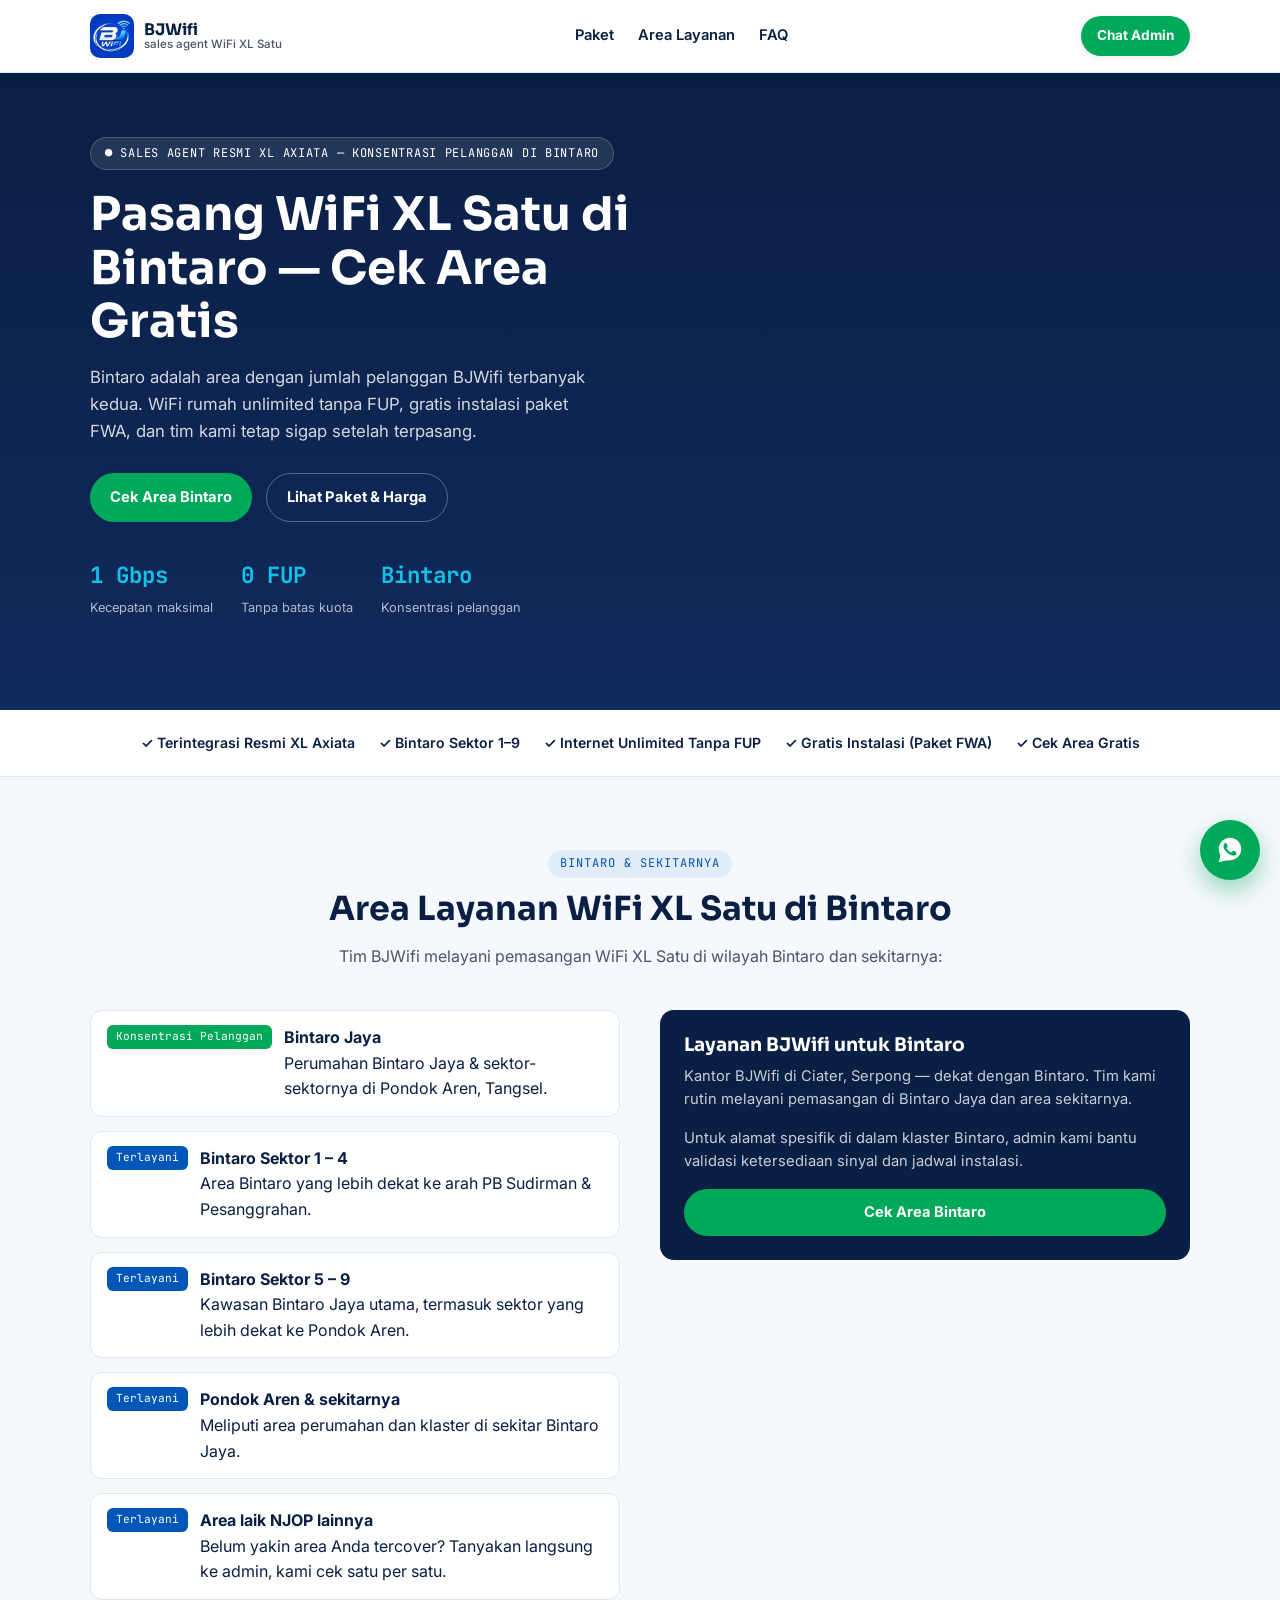
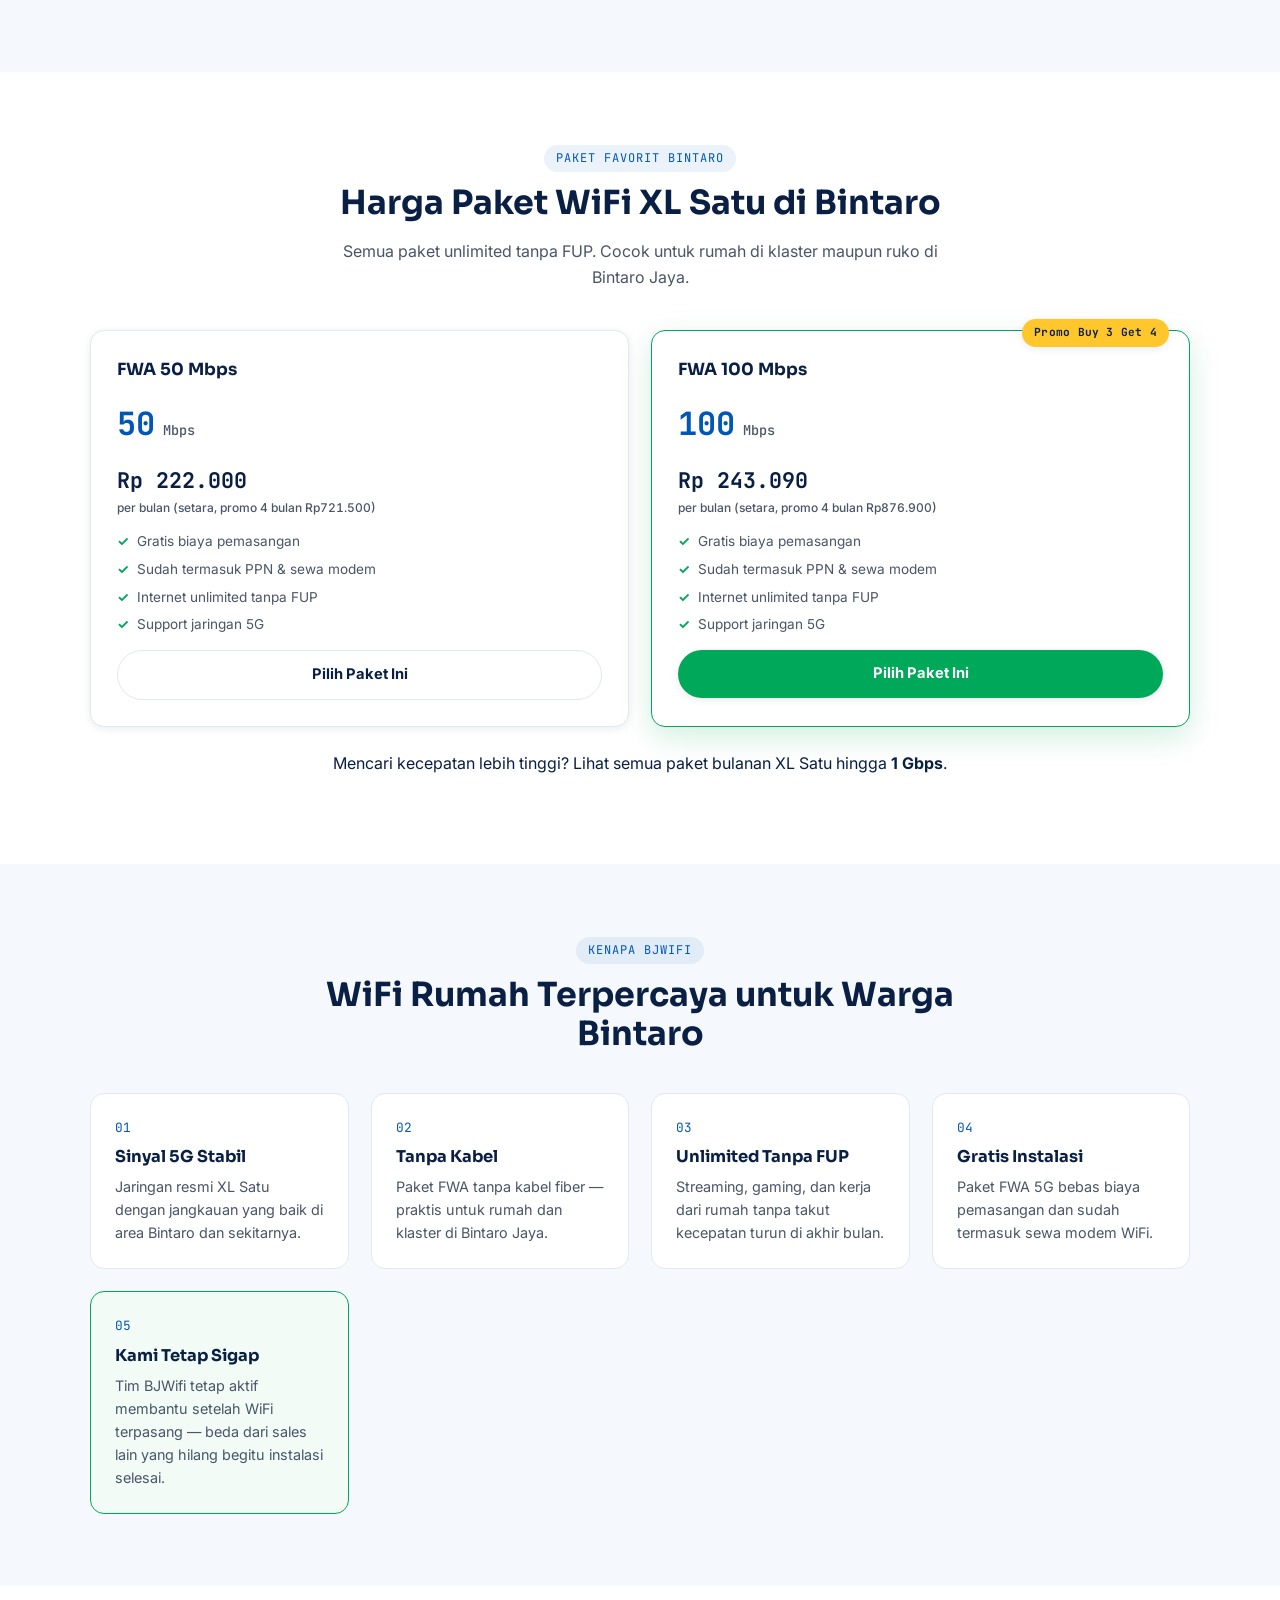
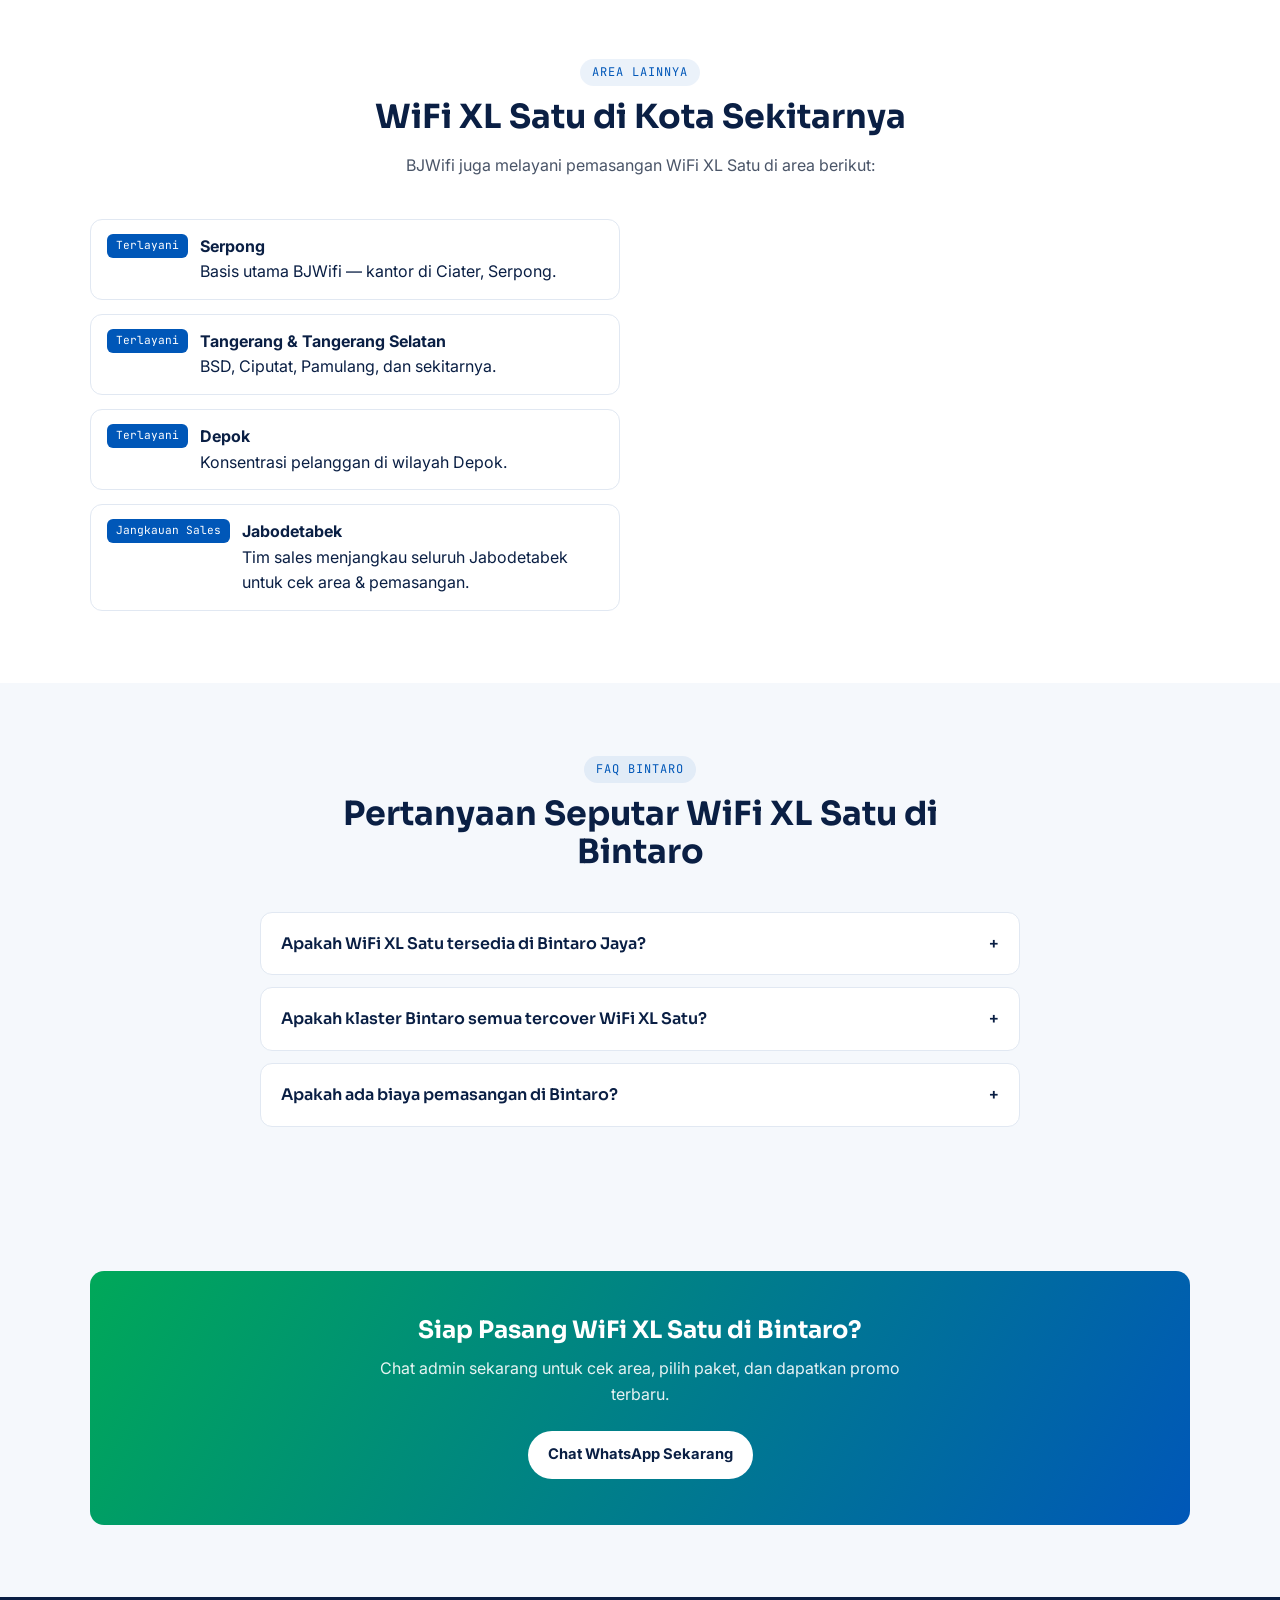
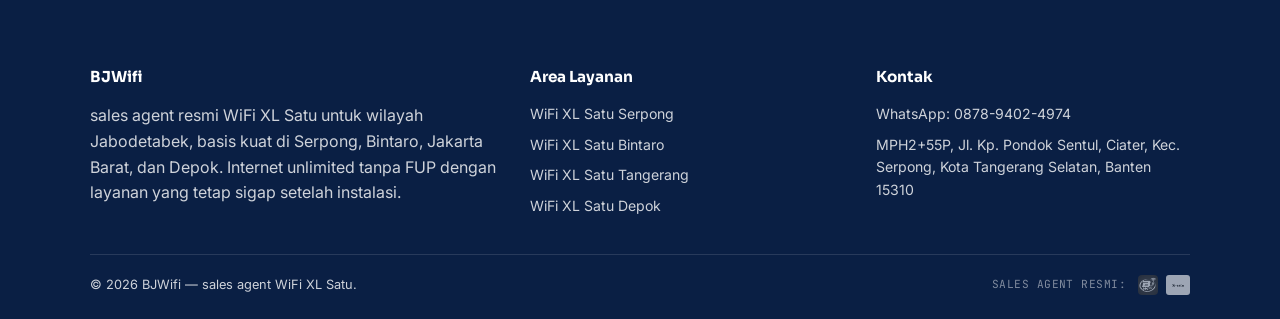
<file: bintaro.html>
<!DOCTYPE html>
<html lang="id">
<head>
<meta charset="UTF-8">
<meta name="viewport" content="width=device-width, initial-scale=1.0, viewport-fit=cover">
<title>Pasang WiFi XL Satu Bintaro | BJWifi Resmi - Cek Area Gratis</title>

<!-- Google Analytics -->
<script async src="https://www.googletagmanager.com/gtag/js?id=G-2GN4KE0QWS"></script>
<script>
    window.dataLayer = window.dataLayer || [];
    function gtag(){dataLayer.push(arguments);}
    gtag('js', new Date());

    gtag('config', 'G-2GN4KE0QWS');
</script>

<!-- PWA / Offline-first -->
<link rel="manifest" href="manifest.webmanifest">
<meta name="theme-color" content="#0A1F44">
<link rel="icon" type="image/png" href="assets/img/icons/favicon.png" sizes="32x32">
<link rel="apple-touch-icon" href="assets/img/icons/apple-touch-icon.png">
<meta name="mobile-web-app-capable" content="yes">
<meta name="apple-mobile-web-app-capable" content="yes">
<meta name="apple-mobile-web-app-status-bar-style" content="black-translucent">
<meta name="apple-mobile-web-app-title" content="BJWifi">
<meta name="description" content="Pasang WiFi XL Satu resmi di Bintaro Jaya, Tangerang Selatan — internet unlimited tanpa FUP, gratis instalasi paket FWA. Fokus pelanggan BJWifi di Sektor 1-9. Cek area gratis.">
<meta name="robots" content="index, follow">
<link rel="canonical" href="https://xlsatu-bjwifi.id/bintaro.html">

<!-- Open Graph -->
<meta property="og:type" content="website">
<meta property="og:title" content="Pasang WiFi XL Satu Bintaro | BJWifi Resmi">
<meta property="og:description" content="Sales agent resmi WiFi XL Satu di Bintaro & Bintaro Jaya. Unlimited tanpa FUP, gratis instalasi paket FWA. Cek area gratis sekarang.">
<meta property="og:url" content="https://xlsatu-bjwifi.id/bintaro.html">
<meta property="og:image" content="https://xlsatu-bjwifi.id/assets/img/produk/fwa-5g.webp">
<meta property="og:locale" content="id_ID">
<meta name="twitter:card" content="summary_large_image">

<link rel="preconnect" href="https://fonts.googleapis.com">
<link rel="preconnect" href="https://fonts.gstatic.com" crossorigin>
<link href="https://fonts.googleapis.com/css2?family=Sora:wght@600;700;800&family=Inter:wght@400;500;600;700&family=JetBrains+Mono:wght@500;700&display=swap" rel="stylesheet">
<link rel="stylesheet" href="assets/css/style.css">

<!-- JSON-LD: LocalBusiness -->
<script type="application/ld+json">
{
  "@context": "https://schema.org",
  "@type": "LocalBusiness",
  "name": "BJWifi - WiFi XL Satu Bintaro",
  "image": "https://xlsatu-bjwifi.id/assets/img/produk/fwa-5g.webp",
  "telephone": "+6287894024974",
  "priceRange": "Rp222.000 - Rp999.000",
  "address": {
    "@type": "PostalAddress",
    "streetAddress": "Jl. Kp. Pondok Sentul, Ciater, Kec. Serpong",
    "addressLocality": "Kota Tangerang Selatan",
    "addressRegion": "Banten",
    "postalCode": "15310",
    "addressCountry": "ID"
  },
  "areaServed": ["Bintaro", "Bintaro Jaya", "Bintaro Sektor 1", "Bintaro Sektor 2", "Bintaro Sektor 3", "Bintaro Sektor 4", "Bintaro Sektor 5", "Bintaro Sektor 6", "Bintaro Sektor 7", "Bintaro Sektor 8", "Bintaro Sektor 9", "Pondok Aren", "Pesanggrahan"],
  "url": "https://xlsatu-bjwifi.id/bintaro.html"
}
</script>

<!-- JSON-LD: FAQPage -->
<script type="application/ld+json">
{
  "@context": "https://schema.org",
  "@type": "FAQPage",
  "mainEntity": [
    {
      "@type": "Question",
      "name": "Apakah WiFi XL Satu tersedia di Bintaro?",
      "acceptedAnswer": { "@type": "Answer", "text": "Ya. Bintaro adalah salah satu area dengan konsentrasi pelanggan BJWifi terbanyak — termasuk Bintaro Jaya, Sektor 1–9, Pondok Aren, dan sekitarnya." }
    },
    {
      "@type": "Question",
      "name": "Berapa biaya pasang WiFi XL Satu di Bintaro?",
      "acceptedAnswer": { "@type": "Answer", "text": "Untuk paket FWA 5G, biaya pemasangan gratis dan sudah termasuk sewa modem WiFi. Harga mulai Rp222.000/bulan untuk paket FWA 50 Mbps." }
    },
    {
      "@type": "Question",
      "name": "Apakah sinyal WiFi XL Satu kuat di cluster Bintaro?",
      "acceptedAnswer": { "@type": "Answer", "text": "Area Bintaro masuk wilayah layanan resmi XL Satu dengan jangkauan sinyal yang baik. Untuk validasi alamat spesifik, admin BJWifi membantu cek gratis." }
    }
  ]
}
</script>
</head>
<body>
<a href="index.html#paket" class="skip-link">Langsung ke pilihan paket</a>

<header class="site-header">
  <div class="container header-inner">
    <a href="index.html" class="brand">
      <img class="brand-img" src="assets/img/bjwifi-nav.png" alt="BJWifi - sales agent WiFi XL Satu" width="44" height="44">
      <span class="brand-text">BJWifi<small>sales agent WiFi XL Satu</small></span>
    </a>
    <nav class="main-nav" id="mainNav" aria-label="Navigasi utama">
      <button type="button" class="nav-close" id="navClose" aria-label="Tutup menu">✕</button>
      <a href="index.html#paket">Paket</a>
      <a href="index.html#area">Area Layanan</a>
      <a href="index.html#faq">FAQ</a>
      <a class="btn btn-primary btn-sm nav-cta" href="https://wa.me/6287894024974?text=Halo%20Admin%20BJWifi%2C%20saya%20mau%20pasang%20WiFi%20XL%20Satu%20di%20Bintaro%2C%20bisa%20cek%20area%20saya%3F%20Alamat%3A%20" target="_blank" rel="noopener">Chat Admin</a>
    </nav>
    <a class="btn btn-primary btn-sm header-cta" href="https://wa.me/6287894024974?text=Halo%20Admin%20BJWifi%2C%20saya%20mau%20pasang%20WiFi%20XL%20Satu%20di%20Bintaro%2C%20bisa%20cek%20area%20saya%3F%20Alamat%3A%20" target="_blank" rel="noopener">Chat Admin</a>
    <button type="button" class="nav-toggle" id="navToggle" aria-expanded="false" aria-controls="mainNav" aria-label="Buka menu navigasi">
      <span></span><span></span><span></span>
    </button>
  </div>
  <div class="nav-backdrop" id="navBackdrop"></div>
</header>

<main id="top">

  <section class="hero">
    <div class="container hero-grid">
      <div>
        <span class="hero-badge">● sales agent Resmi XL Axiata — Konsentrasi Pelanggan di Bintaro</span>
        <h1>Pasang WiFi XL Satu di Bintaro — Cek Area Gratis</h1>
        <p class="lead">Bintaro adalah area dengan jumlah pelanggan BJWifi terbanyak kedua. WiFi rumah unlimited tanpa FUP, gratis instalasi paket FWA, dan tim kami tetap sigap setelah terpasang.</p>
        <div class="hero-cta">
          <a class="btn btn-primary" href="https://wa.me/6287894024974?text=Halo%20Admin%2C%20saya%20mau%20cek%20apakah%20alamat%20saya%20tercover%20WiFi%20XL%20Satu%20di%20Bintaro.%20Alamat%20saya%3A%20" target="_blank" rel="noopener">Cek Area Bintaro</a>
          <a class="btn btn-ghost" style="color:#fff; border-color:rgba(255,255,255,.3)" href="index.html#paket">Lihat Paket &amp; Harga</a>
        </div>
        <div class="hero-stats">
          <div class="hero-stat"><b class="readout">1 Gbps</b><span>Kecepatan maksimal</span></div>
          <div class="hero-stat"><b class="readout">0 FUP</b><span>Tanpa batas kuota</span></div>
          <div class="hero-stat"><b class="readout">Bintaro</b><span>Konsentrasi pelanggan</span></div>
        </div>
      </div>
    </div>
  </section>

  <div class="trust-bar">
    <div class="container trust-inner">
      <div class="trust-item">✓ Terintegrasi Resmi XL Axiata</div>
      <div class="trust-item">✓ Bintaro Sektor 1–9</div>
      <div class="trust-item">✓ Internet Unlimited Tanpa FUP</div>
      <div class="trust-item">✓ Gratis Instalasi (Paket FWA)</div>
      <div class="trust-item">✓ Cek Area Gratis</div>
    </div>
  </div>

  <section class="section" id="area-layanan">
    <div class="container">
      <div class="section-head">
        <span class="eyebrow">Bintaro &amp; Sekitarnya</span>
        <h2>Area Layanan WiFi XL Satu di Bintaro</h2>
        <p>Tim BJWifi melayani pemasangan WiFi XL Satu di wilayah Bintaro dan sekitarnya:</p>
      </div>
      <div class="coverage-wrap">
        <ul class="coverage-list">
          <li><span class="coverage-tag tag-primary">Konsentrasi Pelanggan</span> <div><strong>Bintaro Jaya</strong><br>Perumahan Bintaro Jaya &amp; sektor-sektornya di Pondok Aren, Tangsel.</div></li>
          <li><span class="coverage-tag tag-expand">Terlayani</span> <div><strong>Bintaro Sektor 1 – 4</strong><br>Area Bintaro yang lebih dekat ke arah PB Sudirman &amp; Pesanggrahan.</div></li>
          <li><span class="coverage-tag tag-expand">Terlayani</span> <div><strong>Bintaro Sektor 5 – 9</strong><br>Kawasan Bintaro Jaya utama, termasuk sektor yang lebih dekat ke Pondok Aren.</div></li>
          <li><span class="coverage-tag tag-expand">Terlayani</span> <div><strong>Pondok Aren &amp; sekitarnya</strong><br>Meliputi area perumahan dan klaster di sekitar Bintaro Jaya.</div></li>
          <li><span class="coverage-tag tag-expand">Terlayani</span> <div><strong>Area laik NJOP lainnya</strong><br>Belum yakin area Anda tercover? Tanyakan langsung ke admin, kami cek satu per satu.</div></li>
        </ul>
        <div class="office-card">
          <h3>Layanan BJWifi untuk Bintaro</h3>
          <p>Kantor BJWifi di Ciater, Serpong — dekat dengan Bintaro. Tim kami rutin melayani pemasangan di Bintaro Jaya dan area sekitarnya.</p>
          <p>Untuk alamat spesifik di dalam klaster Bintaro, admin kami bantu validasi ketersediaan sinyal dan jadwal instalasi.</p>
          <a class="btn btn-primary btn-block" href="https://wa.me/6287894024974?text=Halo%20Admin%2C%20saya%20mau%20cek%20apakah%20alamat%20saya%20tercover%20WiFi%20XL%20Satu%20di%20Bintaro.%20Alamat%20saya%3A%20" target="_blank" rel="noopener">Cek Area Bintaro</a>
        </div>
      </div>
    </div>
  </section>

  <section class="section" style="background:#fff" id="paket">
    <div class="container">
      <div class="section-head">
        <span class="eyebrow">Paket Favorit Bintaro</span>
        <h2>Harga Paket WiFi XL Satu di Bintaro</h2>
        <p>Semua paket unlimited tanpa FUP. Cocok untuk rumah di klaster maupun ruko di Bintaro Jaya.</p>
      </div>
      <div class="pkg-grid">
        <article class="pkg-card">
          <span class="pkg-name">FWA 50 Mbps</span>
          <div class="pkg-speed readout">50<small> Mbps</small></div>
          <div class="pkg-price readout">Rp 222.000<small>per bulan (setara, promo 4 bulan Rp721.500)</small></div>
          <ul class="pkg-list">
            <li>Gratis biaya pemasangan</li>
            <li>Sudah termasuk PPN & sewa modem</li>
            <li>Internet unlimited tanpa FUP</li>
            <li>Support jaringan 5G</li>
          </ul>
          <a class="btn btn-ghost btn-block" href="https://wa.me/6287894024974?text=Halo%20Admin%2C%20bisa%20tau%20lebih%20lanjut%20paket%20FWA%2050%20Mbps%20untuk%20area%20Bintaro%3F" target="_blank" rel="noopener">Pilih Paket Ini</a>
        </article>
        <article class="pkg-card featured">
          <span class="badge">Promo Buy 3 Get 4</span>
          <span class="pkg-name">FWA 100 Mbps</span>
          <div class="pkg-speed readout">100<small> Mbps</small></div>
          <div class="pkg-price readout">Rp 243.090<small>per bulan (setara, promo 4 bulan Rp876.900)</small></div>
          <ul class="pkg-list">
            <li>Gratis biaya pemasangan</li>
            <li>Sudah termasuk PPN & sewa modem</li>
            <li>Internet unlimited tanpa FUP</li>
            <li>Support jaringan 5G</li>
          </ul>
          <a class="btn btn-primary btn-block" href="https://wa.me/6287894024974?text=Halo%20Admin%2C%20bisa%20tau%20lebih%20lanjut%20paket%20FWA%20100%20Mbps%20untuk%20area%20Bintaro%3F" target="_blank" rel="noopener">Pilih Paket Ini</a>
        </article>
      </div>
      <p style="text-align:center;margin-top:1.5rem">Mencari kecepatan lebih tinggi? <a href="index.html#paket-bulanan">Lihat semua paket bulanan XL Satu</a> hingga <strong>1 Gbps</strong>.</p>
    </div>
  </section>

  <section class="section" id="kenapa-bintaro">
    <div class="container">
      <div class="section-head">
        <span class="eyebrow">Kenapa BJWifi</span>
        <h2>WiFi Rumah Terpercaya untuk Warga Bintaro</h2>
      </div>
      <div class="why-grid">
        <div class="why-card">
          <span class="why-num readout">01</span>
          <h3>Sinyal 5G Stabil</h3>
          <p>Jaringan resmi XL Satu dengan jangkauan yang baik di area Bintaro dan sekitarnya.</p>
        </div>
        <div class="why-card">
          <span class="why-num readout">02</span>
          <h3>Tanpa Kabel</h3>
          <p>Paket FWA tanpa kabel fiber — praktis untuk rumah dan klaster di Bintaro Jaya.</p>
        </div>
        <div class="why-card">
          <span class="why-num readout">03</span>
          <h3>Unlimited Tanpa FUP</h3>
          <p>Streaming, gaming, dan kerja dari rumah tanpa takut kecepatan turun di akhir bulan.</p>
        </div>
        <div class="why-card">
          <span class="why-num readout">04</span>
          <h3>Gratis Instalasi</h3>
          <p>Paket FWA 5G bebas biaya pemasangan dan sudah termasuk sewa modem WiFi.</p>
        </div>
        <div class="why-card highlight">
          <span class="why-num readout">05</span>
          <h3>Kami Tetap Sigap</h3>
          <p>Tim BJWifi tetap aktif membantu setelah WiFi terpasang — beda dari sales lain yang hilang begitu instalasi selesai.</p>
        </div>
      </div>
    </div>
  </section>

  <section class="section" style="background:#fff" id="area-lain">
    <div class="container">
      <div class="section-head">
        <span class="eyebrow">Area Lainnya</span>
        <h2>WiFi XL Satu di Kota Sekitarnya</h2>
        <p>BJWifi juga melayani pemasangan WiFi XL Satu di area berikut:</p>
      </div>
      <div class="coverage-wrap">
        <ul class="coverage-list">
          <li><span class="coverage-tag tag-expand">Terlayani</span> <div><strong><a href="serpong.html">Serpong</a></strong><br>Basis utama BJWifi — kantor di Ciater, Serpong.</div></li>
          <li><span class="coverage-tag tag-expand">Terlayani</span> <div><strong><a href="tangerang.html">Tangerang &amp; Tangerang Selatan</a></strong><br>BSD, Ciputat, Pamulang, dan sekitarnya.</div></li>
          <li><span class="coverage-tag tag-expand">Terlayani</span> <div><strong><a href="depok.html">Depok</a></strong><br>Konsentrasi pelanggan di wilayah Depok.</div></li>
          <li><span class="coverage-tag tag-expand">Jangkauan Sales</span> <div><strong><a href="index.html">Jabodetabek</a></strong><br>Tim sales menjangkau seluruh Jabodetabek untuk cek area &amp; pemasangan.</div></li>
        </ul>
      </div>
    </div>
  </section>

  <section class="section" id="faq">
    <div class="container">
      <div class="section-head">
        <span class="eyebrow">FAQ Bintaro</span>
        <h2>Pertanyaan Seputar WiFi XL Satu di Bintaro</h2>
      </div>
      <div class="faq-list">
        <details class="faq-item">
          <summary class="faq-q">Apakah WiFi XL Satu tersedia di Bintaro Jaya? <span class="icon">+</span></summary>
          <div class="faq-a">Ya. Bintaro termasuk area dengan jumlah pelanggan BJWifi terbanyak, termasuk Bintaro Jaya dan Sektor 1–9.</div>
        </details>
        <details class="faq-item">
          <summary class="faq-q">Apakah klaster Bintaro semua tercover WiFi XL Satu? <span class="icon">+</span></summary>
          <div class="faq-a">Sebagian besar klaster Bintaro terbukti tercover. Untuk alamat spesifik, admin BJWifi membantu cek gratis sebelum pemasangan.</div>
        </details>
        <details class="faq-item">
          <summary class="faq-q">Apakah ada biaya pemasangan di Bintaro? <span class="icon">+</span></summary>
          <div class="faq-a">Untuk paket FWA 5G, biaya instalasi gratis dan termasuk sewa modem WiFi. Untuk paket lainnya, tanyakan promo terbaru ke admin.</div>
        </details>
      </div>
    </div>
  </section>

  <section class="section">
    <div class="container">
      <div class="final-cta">
        <h2>Siap Pasang WiFi XL Satu di Bintaro?</h2>
        <p>Chat admin sekarang untuk cek area, pilih paket, dan dapatkan promo terbaru.</p>
        <a class="btn" style="background:#fff; color:var(--navy);" href="https://wa.me/6287894024974?text=Halo%20Admin%20BJWifi%2C%20saya%20mau%20pasang%20WiFi%20XL%20Satu%20di%20Bintaro" target="_blank" rel="noopener">Chat WhatsApp Sekarang</a>
      </div>
    </div>
  </section>

</main>

<footer class="site-footer">
  <div class="container">
    <div class="footer-grid">
      <div>
        <h4>BJWifi</h4>
        <p>sales agent resmi WiFi XL Satu untuk wilayah Jabodetabek, basis kuat di Serpong, Bintaro, Jakarta Barat, dan Depok. Internet unlimited tanpa FUP dengan layanan yang tetap sigap setelah instalasi.</p>
      </div>
      <div>
        <h4>Area Layanan</h4>
        <ul>
          <li><a href="serpong.html">WiFi XL Satu Serpong</a></li>
          <li><a href="bintaro.html">WiFi XL Satu Bintaro</a></li>
          <li><a href="tangerang.html">WiFi XL Satu Tangerang</a></li>
          <li><a href="depok.html">WiFi XL Satu Depok</a></li>
        </ul>
      </div>
      <div>
        <h4>Kontak</h4>
        <ul>
          <li>WhatsApp: <a href="https://wa.me/6287894024974" target="_blank" rel="noopener">0878-9402-4974</a></li>
          <li>MPH2+55P, Jl. Kp. Pondok Sentul, Ciater, Kec. Serpong, Kota Tangerang Selatan, Banten 15310</li>
        </ul>
      </div>
    </div>
    <div class="footer-bottom">
      <span>© 2026 BJWifi — sales agent WiFi XL Satu.</span>
      <div class="copyright-logos">
        <span class="copyright-label">sales agent Resmi:</span>
        <img src="assets/img/bjwifi.jpeg" alt="BJWifi" class="copyright-logo">
        <img src="assets/img/xlsatu.jpeg" alt="XL Satu" class="copyright-logo copyright-logo--xl">
      </div>
    </div>
  </div>
</footer>

<a class="fab-wa" href="https://wa.me/6287894024974?text=Halo%20Admin%20BJWifi%2C%20saya%20mau%20tanya-tanya%20tentang%20WiFi%20XL%20Satu" target="_blank" rel="noopener" aria-label="Chat WhatsApp BJWifi">
  <svg viewBox="0 0 32 32" width="30" height="30" aria-hidden="true" focusable="false">
    <path fill="currentColor" d="M16.004 3C9.377 3 4 8.373 4 15c0 2.373.66 4.59 1.81 6.48L4 29l7.72-1.77A11.93 11.93 0 0 0 16.004 27C22.63 27 28 21.627 28 15S22.63 3 16.004 3Zm7.02 17.14c-.29.82-1.44 1.5-2.36 1.7-.63.13-1.45.24-4.21-.9-3.54-1.47-5.82-5.06-6-5.3-.18-.24-1.44-1.92-1.44-3.67 0-1.75.9-2.6 1.23-2.96.29-.32.63-.4.84-.4.21 0 .42.002.6.01.2.01.46-.08.72.55.29.7.98 2.4 1.06 2.58.08.18.14.39.03.63-.11.24-.17.39-.34.6-.17.2-.35.45-.5.6-.17.17-.35.36-.15.7.2.34.9 1.48 1.93 2.4 1.33 1.18 2.44 1.55 2.79 1.72.35.17.55.15.75-.09.2-.24.85-.99 1.08-1.33.23-.34.46-.28.77-.17.31.11 1.98.94 2.32 1.11.34.17.56.26.64.4.08.15.08.86-.22 1.68Z"/>
  </svg>
</a>

<script src="assets/js/main.js" defer></script>
</body>
</html>
</file>
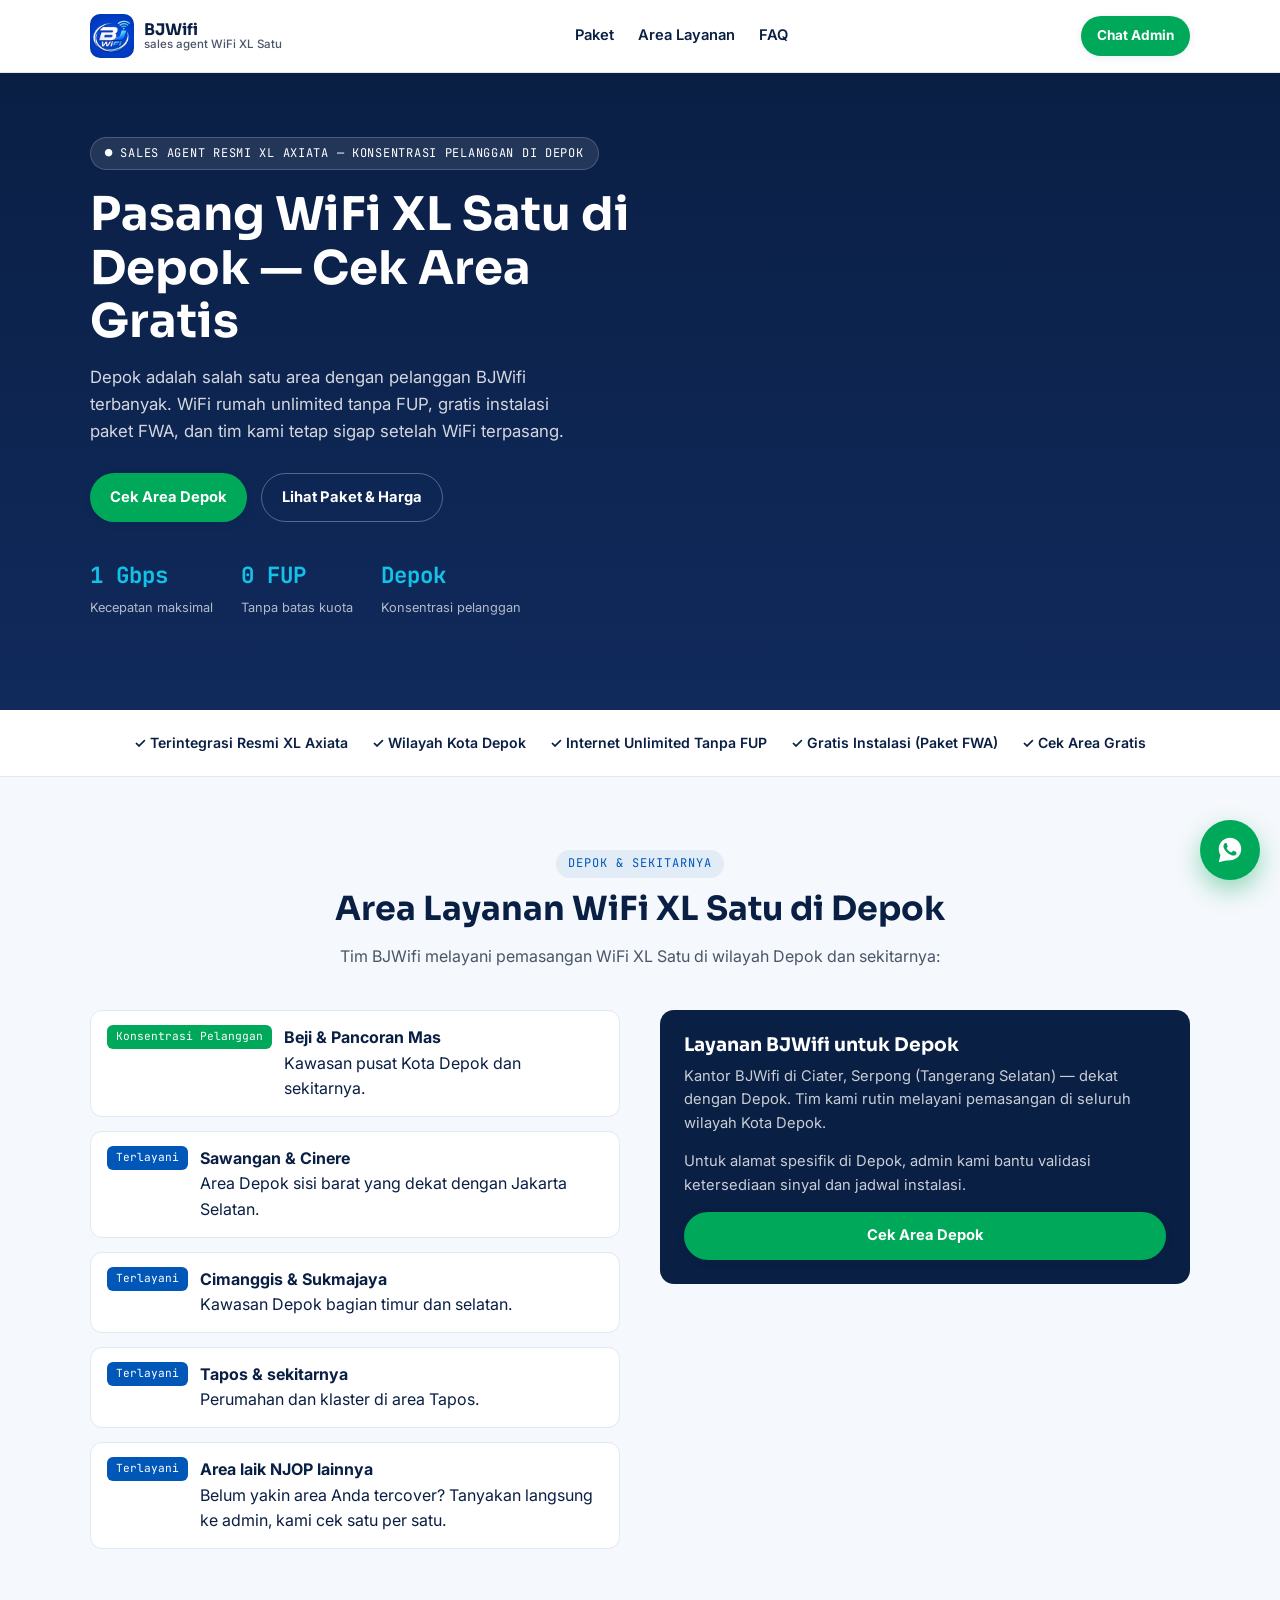
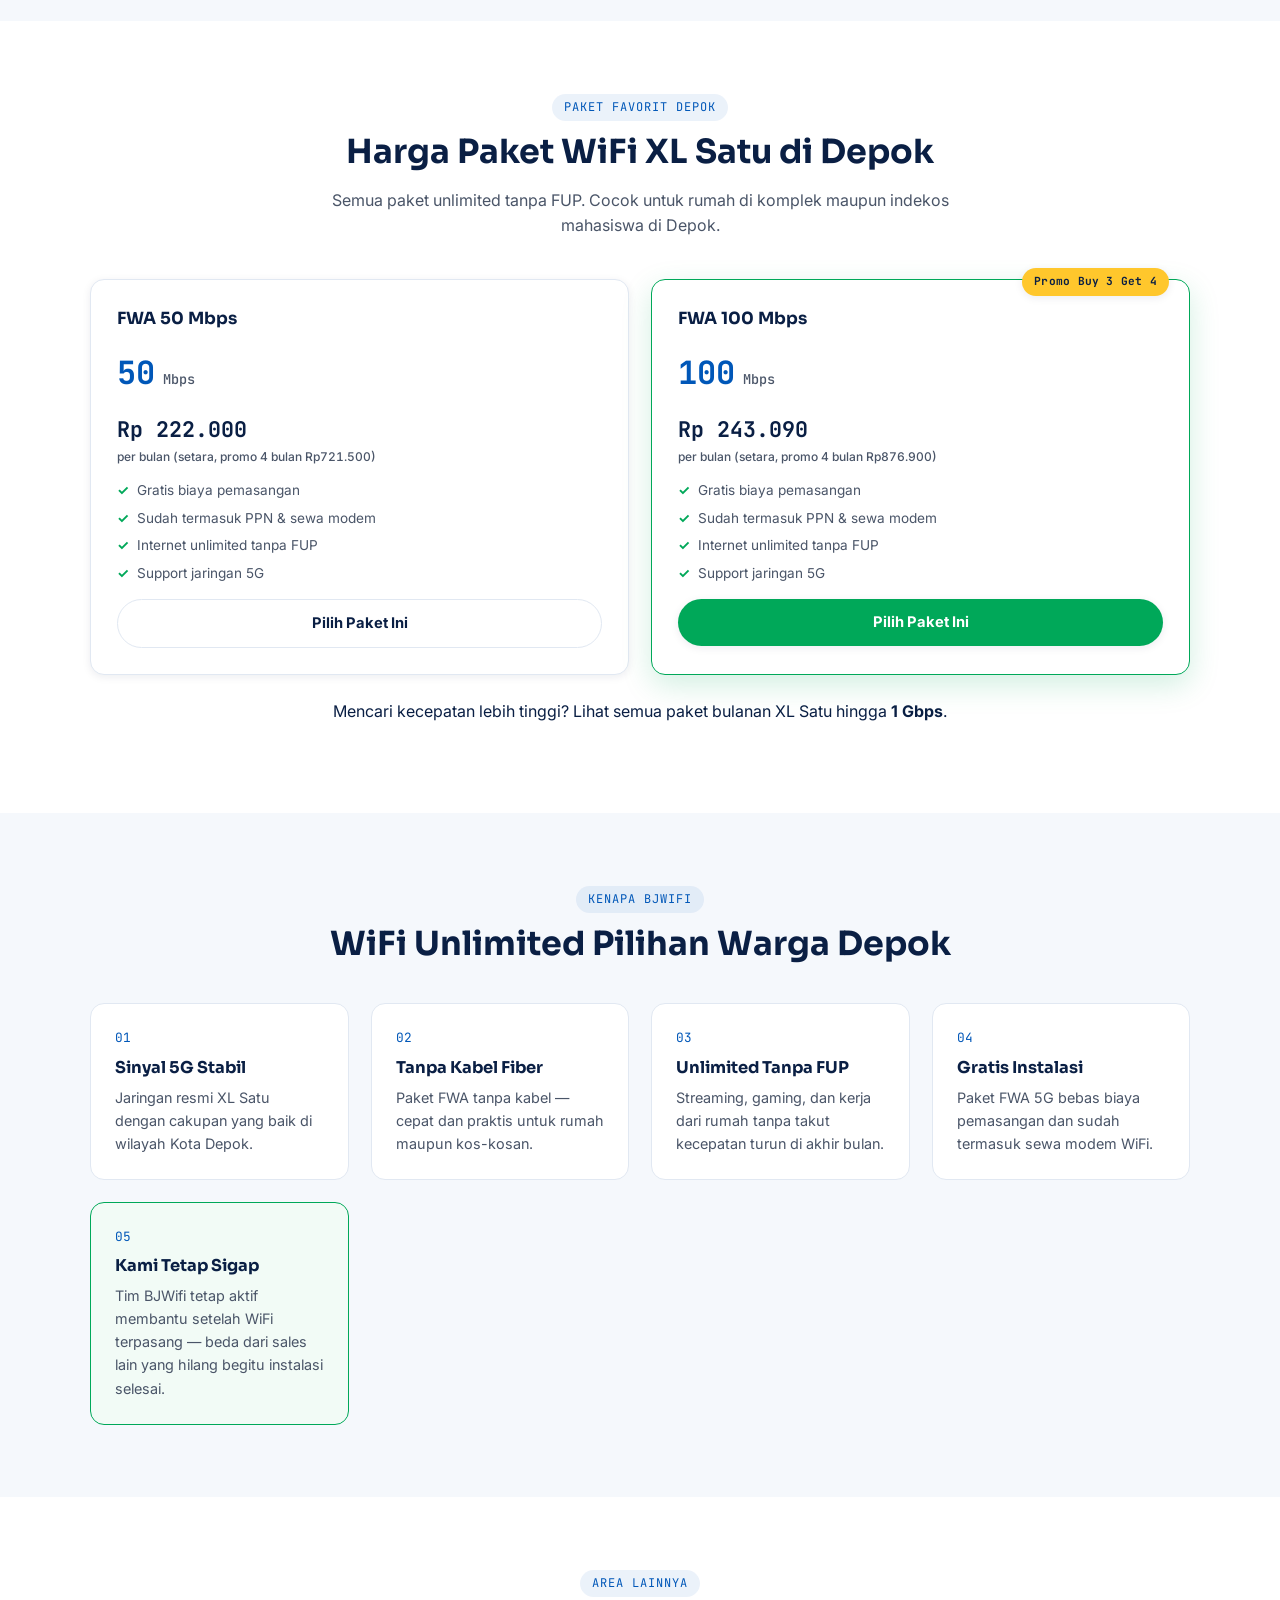
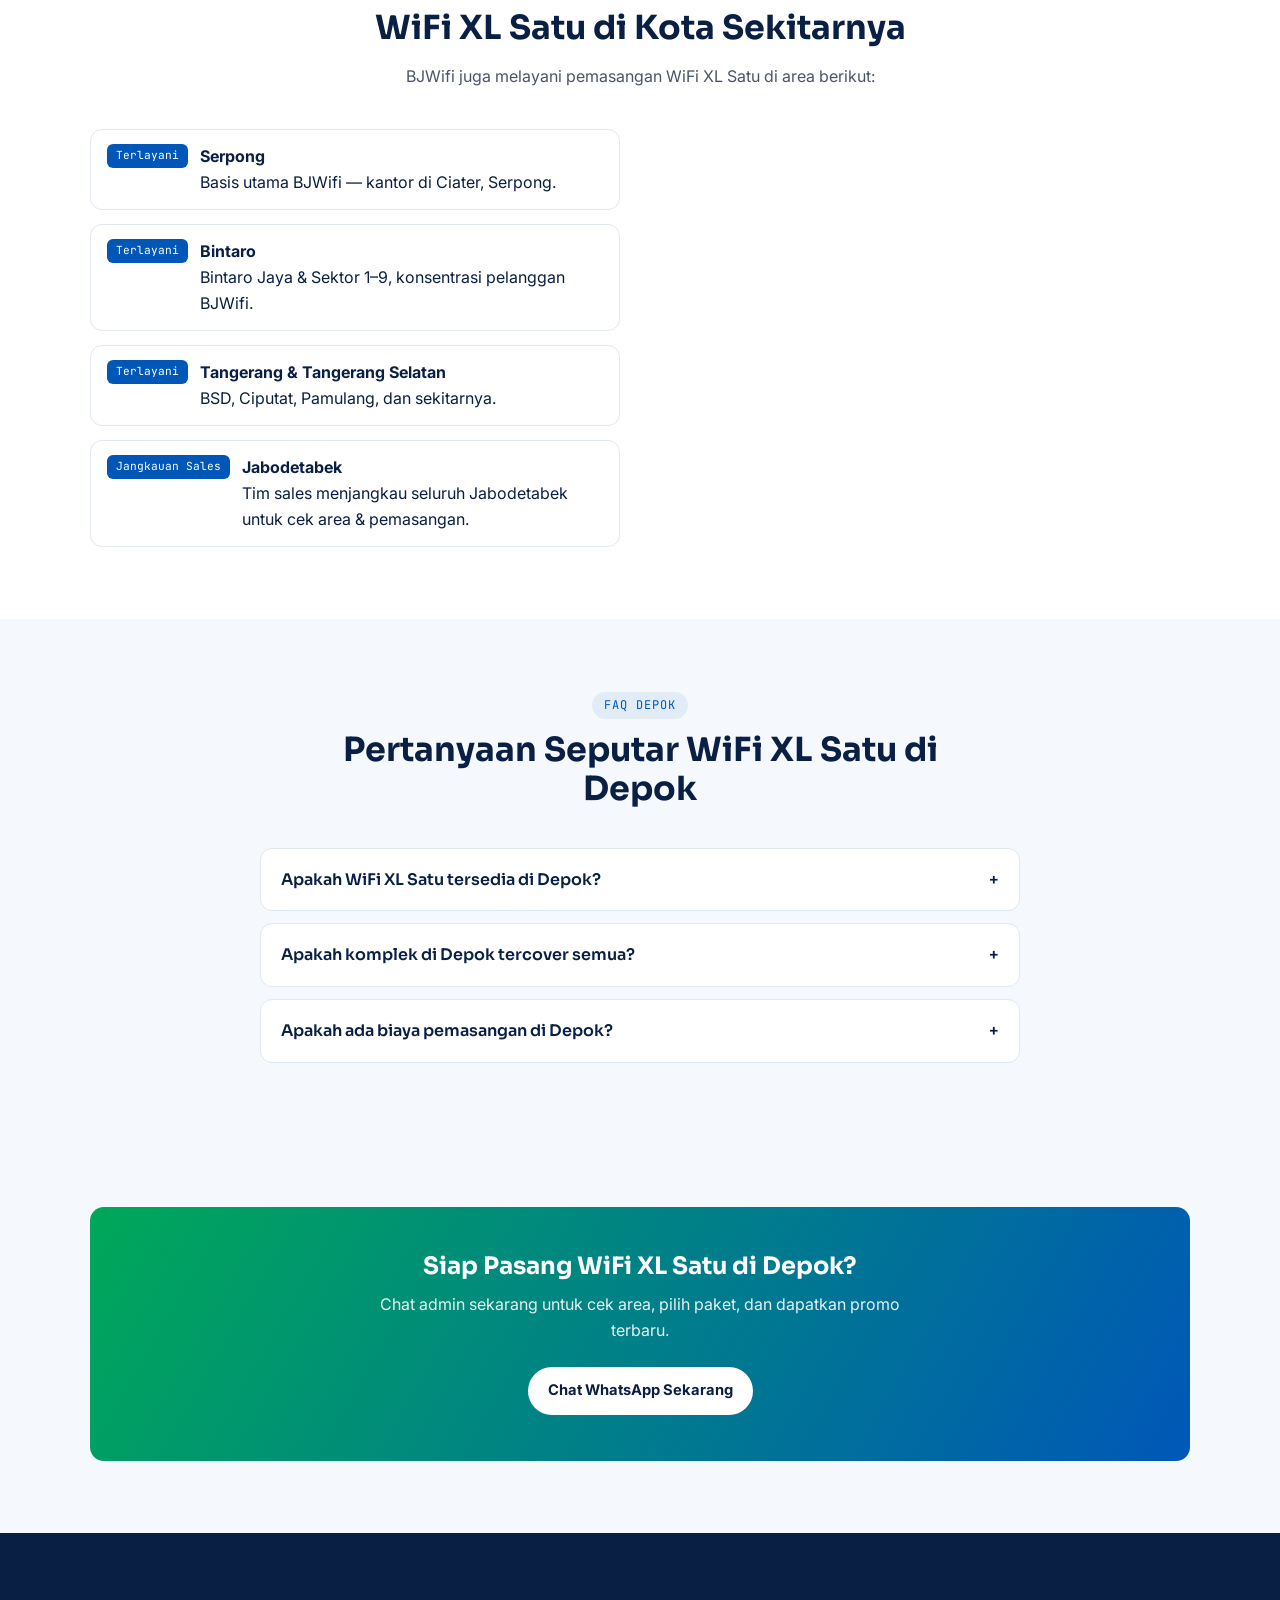
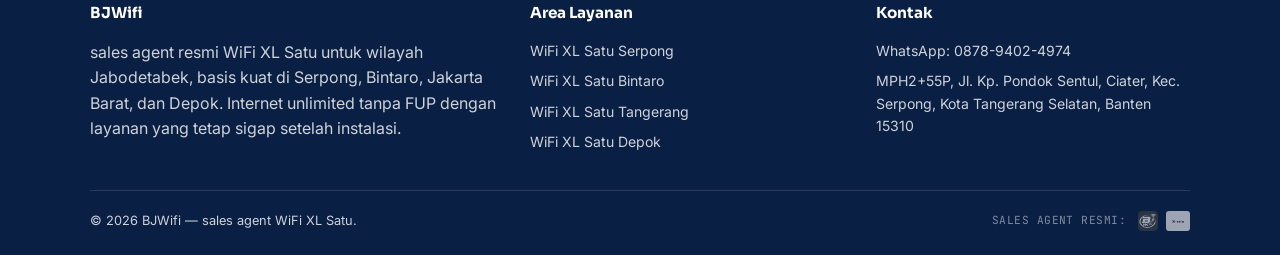
<file: depok.html>
<!DOCTYPE html>
<html lang="id">
<head>
<meta charset="UTF-8">
<meta name="viewport" content="width=device-width, initial-scale=1.0, viewport-fit=cover">
<title>Pasang WiFi XL Satu Depok | BJWifi Resmi - Cek Area Gratis</title>

<!-- Google Analytics -->
<script async src="https://www.googletagmanager.com/gtag/js?id=G-2GN4KE0QWS"></script>
<script>
    window.dataLayer = window.dataLayer || [];
    function gtag(){dataLayer.push(arguments);}
    gtag('js', new Date());

    gtag('config', 'G-2GN4KE0QWS');
</script>

<!-- PWA / Offline-first -->
<link rel="manifest" href="manifest.webmanifest">
<meta name="theme-color" content="#0A1F44">
<link rel="icon" type="image/png" href="assets/img/icons/favicon.png" sizes="32x32">
<link rel="apple-touch-icon" href="assets/img/icons/apple-touch-icon.png">
<meta name="mobile-web-app-capable" content="yes">
<meta name="apple-mobile-web-app-capable" content="yes">
<meta name="apple-mobile-web-app-status-bar-style" content="black-translucent">
<meta name="apple-mobile-web-app-title" content="BJWifi">
<meta name="description" content="Pasang WiFi XL Satu resmi di Depok — internet unlimited tanpa FUP, gratis instalasi paket FWA, rencana kecepatan hingga 1 Gbps. Konsentrasi pelanggan BJWifi. Cek area gratis.">
<meta name="robots" content="index, follow">
<link rel="canonical" href="https://xlsatu-bjwifi.id/depok.html">

<!-- Open Graph -->
<meta property="og:type" content="website">
<meta property="og:title" content="Pasang WiFi XL Satu Depok | BJWifi Resmi">
<meta property="og:description" content="Sales agent resmi WiFi XL Satu di Depok. Unlimited tanpa FUP, gratis instalasi paket FWA. Cek area gratis sekarang.">
<meta property="og:url" content="https://xlsatu-bjwifi.id/depok.html">
<meta property="og:image" content="https://xlsatu-bjwifi.id/assets/img/produk/paket-internet-only.webp">
<meta property="og:locale" content="id_ID">
<meta name="twitter:card" content="summary_large_image">

<link rel="preconnect" href="https://fonts.googleapis.com">
<link rel="preconnect" href="https://fonts.gstatic.com" crossorigin>
<link href="https://fonts.googleapis.com/css2?family=Sora:wght@600;700;800&family=Inter:wght@400;500;600;700&family=JetBrains+Mono:wght@500;700&display=swap" rel="stylesheet">
<link rel="stylesheet" href="assets/css/style.css">

<!-- JSON-LD: LocalBusiness -->
<script type="application/ld+json">
{
  "@context": "https://schema.org",
  "@type": "LocalBusiness",
  "name": "BJWifi - WiFi XL Satu Depok",
  "image": "https://xlsatu-bjwifi.id/assets/img/produk/paket-internet-only.webp",
  "telephone": "+6287894024974",
  "priceRange": "Rp222.000 - Rp999.000",
  "address": {
    "@type": "PostalAddress",
    "streetAddress": "Jl. Kp. Pondok Sentul, Ciater, Kec. Serpong",
    "addressLocality": "Kota Tangerang Selatan",
    "addressRegion": "Banten",
    "postalCode": "15310",
    "addressCountry": "ID"
  },
  "areaServed": ["Depok", "Depok Timur", "Depok Barat", "Beji", "Pancoran Mas", "Sawangan", "Cinere", "Tapos", "Cimanggis", "Sukmajaya"],
  "url": "https://xlsatu-bjwifi.id/depok.html"
}
</script>

<!-- JSON-LD: FAQPage -->
<script type="application/ld+json">
{
  "@context": "https://schema.org",
  "@type": "FAQPage",
  "mainEntity": [
    {
      "@type": "Question",
      "name": "Apakah WiFi XL Satu tersedia di Depok?",
      "acceptedAnswer": { "@type": "Answer", "text": "Ya. Depok termasuk area dengan konsentrasi pelanggan BJWifi, meliputi Beji, Pancoran Mas, Sawangan, Cinere, Tapos, dan sekitarnya." }
    },
    {
      "@type": "Question",
      "name": "Berapa biaya pasang WiFi XL Satu di Depok?",
      "acceptedAnswer": { "@type": "Answer", "text": "Untuk paket FWA 5G, biaya pemasangan gratis dan sudah termasuk sewa modem WiFi. Harga mulai Rp222.000/bulan untuk paket FWA 50 Mbps." }
    },
    {
      "@type": "Question",
      "name": "Apakah bisa cek area dulu sebelum pasang di Depok?",
      "acceptedAnswer": { "@type": "Answer", "text": "Bisa. Admin BJWifi membantu cek ketersediaan alamat di Depok secara gratis sebelum Anda memutuskan pasang." }
    }
  ]
}
</script>
</head>
<body>
<a href="index.html#paket" class="skip-link">Langsung ke pilihan paket</a>

<header class="site-header">
  <div class="container header-inner">
    <a href="index.html" class="brand">
      <img class="brand-img" src="assets/img/bjwifi-nav.png" alt="BJWifi - sales agent WiFi XL Satu" width="44" height="44">
      <span class="brand-text">BJWifi<small>sales agent WiFi XL Satu</small></span>
    </a>
    <nav class="main-nav" id="mainNav" aria-label="Navigasi utama">
      <button type="button" class="nav-close" id="navClose" aria-label="Tutup menu">✕</button>
      <a href="index.html#paket">Paket</a>
      <a href="index.html#area">Area Layanan</a>
      <a href="index.html#faq">FAQ</a>
      <a class="btn btn-primary btn-sm nav-cta" href="https://wa.me/6287894024974?text=Halo%20Admin%20BJWifi%2C%20saya%20mau%20pasang%20WiFi%20XL%20Satu%20di%20Depok%2C%20bisa%20cek%20area%20saya%3F%20Alamat%3A%20" target="_blank" rel="noopener">Chat Admin</a>
    </nav>
    <a class="btn btn-primary btn-sm header-cta" href="https://wa.me/6287894024974?text=Halo%20Admin%20BJWifi%2C%20saya%20mau%20pasang%20WiFi%20XL%20Satu%20di%20Depok%2C%20bisa%20cek%20area%20saya%3F%20Alamat%3A%20" target="_blank" rel="noopener">Chat Admin</a>
    <button type="button" class="nav-toggle" id="navToggle" aria-expanded="false" aria-controls="mainNav" aria-label="Buka menu navigasi">
      <span></span><span></span><span></span>
    </button>
  </div>
  <div class="nav-backdrop" id="navBackdrop"></div>
</header>

<main id="top">

  <section class="hero">
    <div class="container hero-grid">
      <div>
        <span class="hero-badge">● sales agent Resmi XL Axiata — Konsentrasi Pelanggan di Depok</span>
        <h1>Pasang WiFi XL Satu di Depok — Cek Area Gratis</h1>
        <p class="lead">Depok adalah salah satu area dengan pelanggan BJWifi terbanyak. WiFi rumah unlimited tanpa FUP, gratis instalasi paket FWA, dan tim kami tetap sigap setelah WiFi terpasang.</p>
        <div class="hero-cta">
          <a class="btn btn-primary" href="https://wa.me/6287894024974?text=Halo%20Admin%2C%20saya%20mau%20cek%20apakah%20alamat%20saya%20tercover%20WiFi%20XL%20Satu%20di%20Depok.%20Alamat%20saya%3A%20" target="_blank" rel="noopener">Cek Area Depok</a>
          <a class="btn btn-ghost" style="color:#fff; border-color:rgba(255,255,255,.3)" href="index.html#paket">Lihat Paket &amp; Harga</a>
        </div>
        <div class="hero-stats">
          <div class="hero-stat"><b class="readout">1 Gbps</b><span>Kecepatan maksimal</span></div>
          <div class="hero-stat"><b class="readout">0 FUP</b><span>Tanpa batas kuota</span></div>
          <div class="hero-stat"><b class="readout">Depok</b><span>Konsentrasi pelanggan</span></div>
        </div>
      </div>
    </div>
  </section>

  <div class="trust-bar">
    <div class="container trust-inner">
      <div class="trust-item">✓ Terintegrasi Resmi XL Axiata</div>
      <div class="trust-item">✓ Wilayah Kota Depok</div>
      <div class="trust-item">✓ Internet Unlimited Tanpa FUP</div>
      <div class="trust-item">✓ Gratis Instalasi (Paket FWA)</div>
      <div class="trust-item">✓ Cek Area Gratis</div>
    </div>
  </div>

  <section class="section" id="area-layanan">
    <div class="container">
      <div class="section-head">
        <span class="eyebrow">Depok &amp; Sekitarnya</span>
        <h2>Area Layanan WiFi XL Satu di Depok</h2>
        <p>Tim BJWifi melayani pemasangan WiFi XL Satu di wilayah Depok dan sekitarnya:</p>
      </div>
      <div class="coverage-wrap">
        <ul class="coverage-list">
          <li><span class="coverage-tag tag-primary">Konsentrasi Pelanggan</span> <div><strong>Beji &amp; Pancoran Mas</strong><br>Kawasan pusat Kota Depok dan sekitarnya.</div></li>
          <li><span class="coverage-tag tag-expand">Terlayani</span> <div><strong>Sawangan &amp; Cinere</strong><br>Area Depok sisi barat yang dekat dengan Jakarta Selatan.</div></li>
          <li><span class="coverage-tag tag-expand">Terlayani</span> <div><strong>Cimanggis &amp; Sukmajaya</strong><br>Kawasan Depok bagian timur dan selatan.</div></li>
          <li><span class="coverage-tag tag-expand">Terlayani</span> <div><strong>Tapos &amp; sekitarnya</strong><br>Perumahan dan klaster di area Tapos.</div></li>
          <li><span class="coverage-tag tag-expand">Terlayani</span> <div><strong>Area laik NJOP lainnya</strong><br>Belum yakin area Anda tercover? Tanyakan langsung ke admin, kami cek satu per satu.</div></li>
        </ul>
        <div class="office-card">
          <h3>Layanan BJWifi untuk Depok</h3>
          <p>Kantor BJWifi di Ciater, Serpong (Tangerang Selatan) — dekat dengan Depok. Tim kami rutin melayani pemasangan di seluruh wilayah Kota Depok.</p>
          <p>Untuk alamat spesifik di Depok, admin kami bantu validasi ketersediaan sinyal dan jadwal instalasi.</p>
          <a class="btn btn-primary btn-block" href="https://wa.me/6287894024974?text=Halo%20Admin%2C%20saya%20mau%20cek%20apakah%20alamat%20saya%20tercover%20WiFi%20XL%20Satu%20di%20Depok.%20Alamat%20saya%3A%20" target="_blank" rel="noopener">Cek Area Depok</a>
        </div>
      </div>
    </div>
  </section>

  <section class="section" style="background:#fff" id="paket">
    <div class="container">
      <div class="section-head">
        <span class="eyebrow">Paket Favorit Depok</span>
        <h2>Harga Paket WiFi XL Satu di Depok</h2>
        <p>Semua paket unlimited tanpa FUP. Cocok untuk rumah di komplek maupun indekos mahasiswa di Depok.</p>
      </div>
      <div class="pkg-grid">
        <article class="pkg-card">
          <span class="pkg-name">FWA 50 Mbps</span>
          <div class="pkg-speed readout">50<small> Mbps</small></div>
          <div class="pkg-price readout">Rp 222.000<small>per bulan (setara, promo 4 bulan Rp721.500)</small></div>
          <ul class="pkg-list">
            <li>Gratis biaya pemasangan</li>
            <li>Sudah termasuk PPN & sewa modem</li>
            <li>Internet unlimited tanpa FUP</li>
            <li>Support jaringan 5G</li>
          </ul>
          <a class="btn btn-ghost btn-block" href="https://wa.me/6287894024974?text=Halo%20Admin%2C%20bisa%20tau%20lebih%20lanjut%20paket%20FWA%2050%20Mbps%20untuk%20area%20Depok%3F" target="_blank" rel="noopener">Pilih Paket Ini</a>
        </article>
        <article class="pkg-card featured">
          <span class="badge">Promo Buy 3 Get 4</span>
          <span class="pkg-name">FWA 100 Mbps</span>
          <div class="pkg-speed readout">100<small> Mbps</small></div>
          <div class="pkg-price readout">Rp 243.090<small>per bulan (setara, promo 4 bulan Rp876.900)</small></div>
          <ul class="pkg-list">
            <li>Gratis biaya pemasangan</li>
            <li>Sudah termasuk PPN & sewa modem</li>
            <li>Internet unlimited tanpa FUP</li>
            <li>Support jaringan 5G</li>
          </ul>
          <a class="btn btn-primary btn-block" href="https://wa.me/6287894024974?text=Halo%20Admin%2C%20bisa%20tau%20lebih%20lanjut%20paket%20FWA%20100%20Mbps%20untuk%20area%20Depok%3F" target="_blank" rel="noopener">Pilih Paket Ini</a>
        </article>
      </div>
      <p style="text-align:center;margin-top:1.5rem">Mencari kecepatan lebih tinggi? <a href="index.html#paket-bulanan">Lihat semua paket bulanan XL Satu</a> hingga <strong>1 Gbps</strong>.</p>
    </div>
  </section>

  <section class="section" id="kenapa-depok">
    <div class="container">
      <div class="section-head">
        <span class="eyebrow">Kenapa BJWifi</span>
        <h2>WiFi Unlimited Pilihan Warga Depok</h2>
      </div>
      <div class="why-grid">
        <div class="why-card">
          <span class="why-num readout">01</span>
          <h3>Sinyal 5G Stabil</h3>
          <p>Jaringan resmi XL Satu dengan cakupan yang baik di wilayah Kota Depok.</p>
        </div>
        <div class="why-card">
          <span class="why-num readout">02</span>
          <h3>Tanpa Kabel Fiber</h3>
          <p>Paket FWA tanpa kabel — cepat dan praktis untuk rumah maupun kos-kosan.</p>
        </div>
        <div class="why-card">
          <span class="why-num readout">03</span>
          <h3>Unlimited Tanpa FUP</h3>
          <p>Streaming, gaming, dan kerja dari rumah tanpa takut kecepatan turun di akhir bulan.</p>
        </div>
        <div class="why-card">
          <span class="why-num readout">04</span>
          <h3>Gratis Instalasi</h3>
          <p>Paket FWA 5G bebas biaya pemasangan dan sudah termasuk sewa modem WiFi.</p>
        </div>
        <div class="why-card highlight">
          <span class="why-num readout">05</span>
          <h3>Kami Tetap Sigap</h3>
          <p>Tim BJWifi tetap aktif membantu setelah WiFi terpasang — beda dari sales lain yang hilang begitu instalasi selesai.</p>
        </div>
      </div>
    </div>
  </section>

  <section class="section" style="background:#fff" id="area-lain">
    <div class="container">
      <div class="section-head">
        <span class="eyebrow">Area Lainnya</span>
        <h2>WiFi XL Satu di Kota Sekitarnya</h2>
        <p>BJWifi juga melayani pemasangan WiFi XL Satu di area berikut:</p>
      </div>
      <div class="coverage-wrap">
        <ul class="coverage-list">
          <li><span class="coverage-tag tag-expand">Terlayani</span> <div><strong><a href="serpong.html">Serpong</a></strong><br>Basis utama BJWifi — kantor di Ciater, Serpong.</div></li>
          <li><span class="coverage-tag tag-expand">Terlayani</span> <div><strong><a href="bintaro.html">Bintaro</a></strong><br>Bintaro Jaya &amp; Sektor 1–9, konsentrasi pelanggan BJWifi.</div></li>
          <li><span class="coverage-tag tag-expand">Terlayani</span> <div><strong><a href="tangerang.html">Tangerang &amp; Tangerang Selatan</a></strong><br>BSD, Ciputat, Pamulang, dan sekitarnya.</div></li>
          <li><span class="coverage-tag tag-expand">Jangkauan Sales</span> <div><strong><a href="index.html">Jabodetabek</a></strong><br>Tim sales menjangkau seluruh Jabodetabek untuk cek area &amp; pemasangan.</div></li>
        </ul>
      </div>
    </div>
  </section>

  <section class="section" id="faq">
    <div class="container">
      <div class="section-head">
        <span class="eyebrow">FAQ Depok</span>
        <h2>Pertanyaan Seputar WiFi XL Satu di Depok</h2>
      </div>
      <div class="faq-list">
        <details class="faq-item">
          <summary class="faq-q">Apakah WiFi XL Satu tersedia di Depok? <span class="icon">+</span></summary>
          <div class="faq-a">Ya. Depok termasuk area dengan konsentrasi pelanggan BJWifi, meliputi Beji, Pancoran Mas, Sawangan, Cinere, Tapos, dan sekitarnya.</div>
        </details>
        <details class="faq-item">
          <summary class="faq-q">Apakah komplek di Depok tercover semua? <span class="icon">+</span></summary>
          <div class="faq-a">Sebagian besar komplek dan perumahan di Depok terbukti tercover. Untuk alamat spesifik, admin BJWifi membantu cek gratis sebelum pemasangan.</div>
        </details>
        <details class="faq-item">
          <summary class="faq-q">Apakah ada biaya pemasangan di Depok? <span class="icon">+</span></summary>
          <div class="faq-a">Untuk paket FWA 5G, biaya instalasi gratis dan termasuk sewa modem WiFi. Untuk paket lainnya, tanyakan promo terbaru ke admin.</div>
        </details>
      </div>
    </div>
  </section>

  <section class="section">
    <div class="container">
      <div class="final-cta">
        <h2>Siap Pasang WiFi XL Satu di Depok?</h2>
        <p>Chat admin sekarang untuk cek area, pilih paket, dan dapatkan promo terbaru.</p>
        <a class="btn" style="background:#fff; color:var(--navy);" href="https://wa.me/6287894024974?text=Halo%20Admin%20BJWifi%2C%20saya%20mau%20pasang%20WiFi%20XL%20Satu%20di%20Depok" target="_blank" rel="noopener">Chat WhatsApp Sekarang</a>
      </div>
    </div>
  </section>

</main>

<footer class="site-footer">
  <div class="container">
    <div class="footer-grid">
      <div>
        <h4>BJWifi</h4>
        <p>sales agent resmi WiFi XL Satu untuk wilayah Jabodetabek, basis kuat di Serpong, Bintaro, Jakarta Barat, dan Depok. Internet unlimited tanpa FUP dengan layanan yang tetap sigap setelah instalasi.</p>
      </div>
      <div>
        <h4>Area Layanan</h4>
        <ul>
          <li><a href="serpong.html">WiFi XL Satu Serpong</a></li>
          <li><a href="bintaro.html">WiFi XL Satu Bintaro</a></li>
          <li><a href="tangerang.html">WiFi XL Satu Tangerang</a></li>
          <li><a href="depok.html">WiFi XL Satu Depok</a></li>
        </ul>
      </div>
      <div>
        <h4>Kontak</h4>
        <ul>
          <li>WhatsApp: <a href="https://wa.me/6287894024974" target="_blank" rel="noopener">0878-9402-4974</a></li>
          <li>MPH2+55P, Jl. Kp. Pondok Sentul, Ciater, Kec. Serpong, Kota Tangerang Selatan, Banten 15310</li>
        </ul>
      </div>
    </div>
    <div class="footer-bottom">
      <span>© 2026 BJWifi — sales agent WiFi XL Satu.</span>
      <div class="copyright-logos">
        <span class="copyright-label">sales agent Resmi:</span>
        <img src="assets/img/bjwifi.jpeg" alt="BJWifi" class="copyright-logo">
        <img src="assets/img/xlsatu.jpeg" alt="XL Satu" class="copyright-logo copyright-logo--xl">
      </div>
    </div>
  </div>
</footer>

<a class="fab-wa" href="https://wa.me/6287894024974?text=Halo%20Admin%20BJWifi%2C%20saya%20mau%20tanya-tanya%20tentang%20WiFi%20XL%20Satu" target="_blank" rel="noopener" aria-label="Chat WhatsApp BJWifi">
  <svg viewBox="0 0 32 32" width="30" height="30" aria-hidden="true" focusable="false">
    <path fill="currentColor" d="M16.004 3C9.377 3 4 8.373 4 15c0 2.373.66 4.59 1.81 6.48L4 29l7.72-1.77A11.93 11.93 0 0 0 16.004 27C22.63 27 28 21.627 28 15S22.63 3 16.004 3Zm7.02 17.14c-.29.82-1.44 1.5-2.36 1.7-.63.13-1.45.24-4.21-.9-3.54-1.47-5.82-5.06-6-5.3-.18-.24-1.44-1.92-1.44-3.67 0-1.75.9-2.6 1.23-2.96.29-.32.63-.4.84-.4.21 0 .42.002.6.01.2.01.46-.08.72.55.29.7.98 2.4 1.06 2.58.08.18.14.39.03.63-.11.24-.17.39-.34.6-.17.2-.35.45-.5.6-.17.17-.35.36-.15.7.2.34.9 1.48 1.93 2.4 1.33 1.18 2.44 1.55 2.79 1.72.35.17.55.15.75-.09.2-.24.85-.99 1.08-1.33.23-.34.46-.28.77-.17.31.11 1.98.94 2.32 1.11.34.17.56.26.64.4.08.15.08.86-.22 1.68Z"/>
  </svg>
</a>

<script src="assets/js/main.js" defer></script>
</body>
</html>
</file>
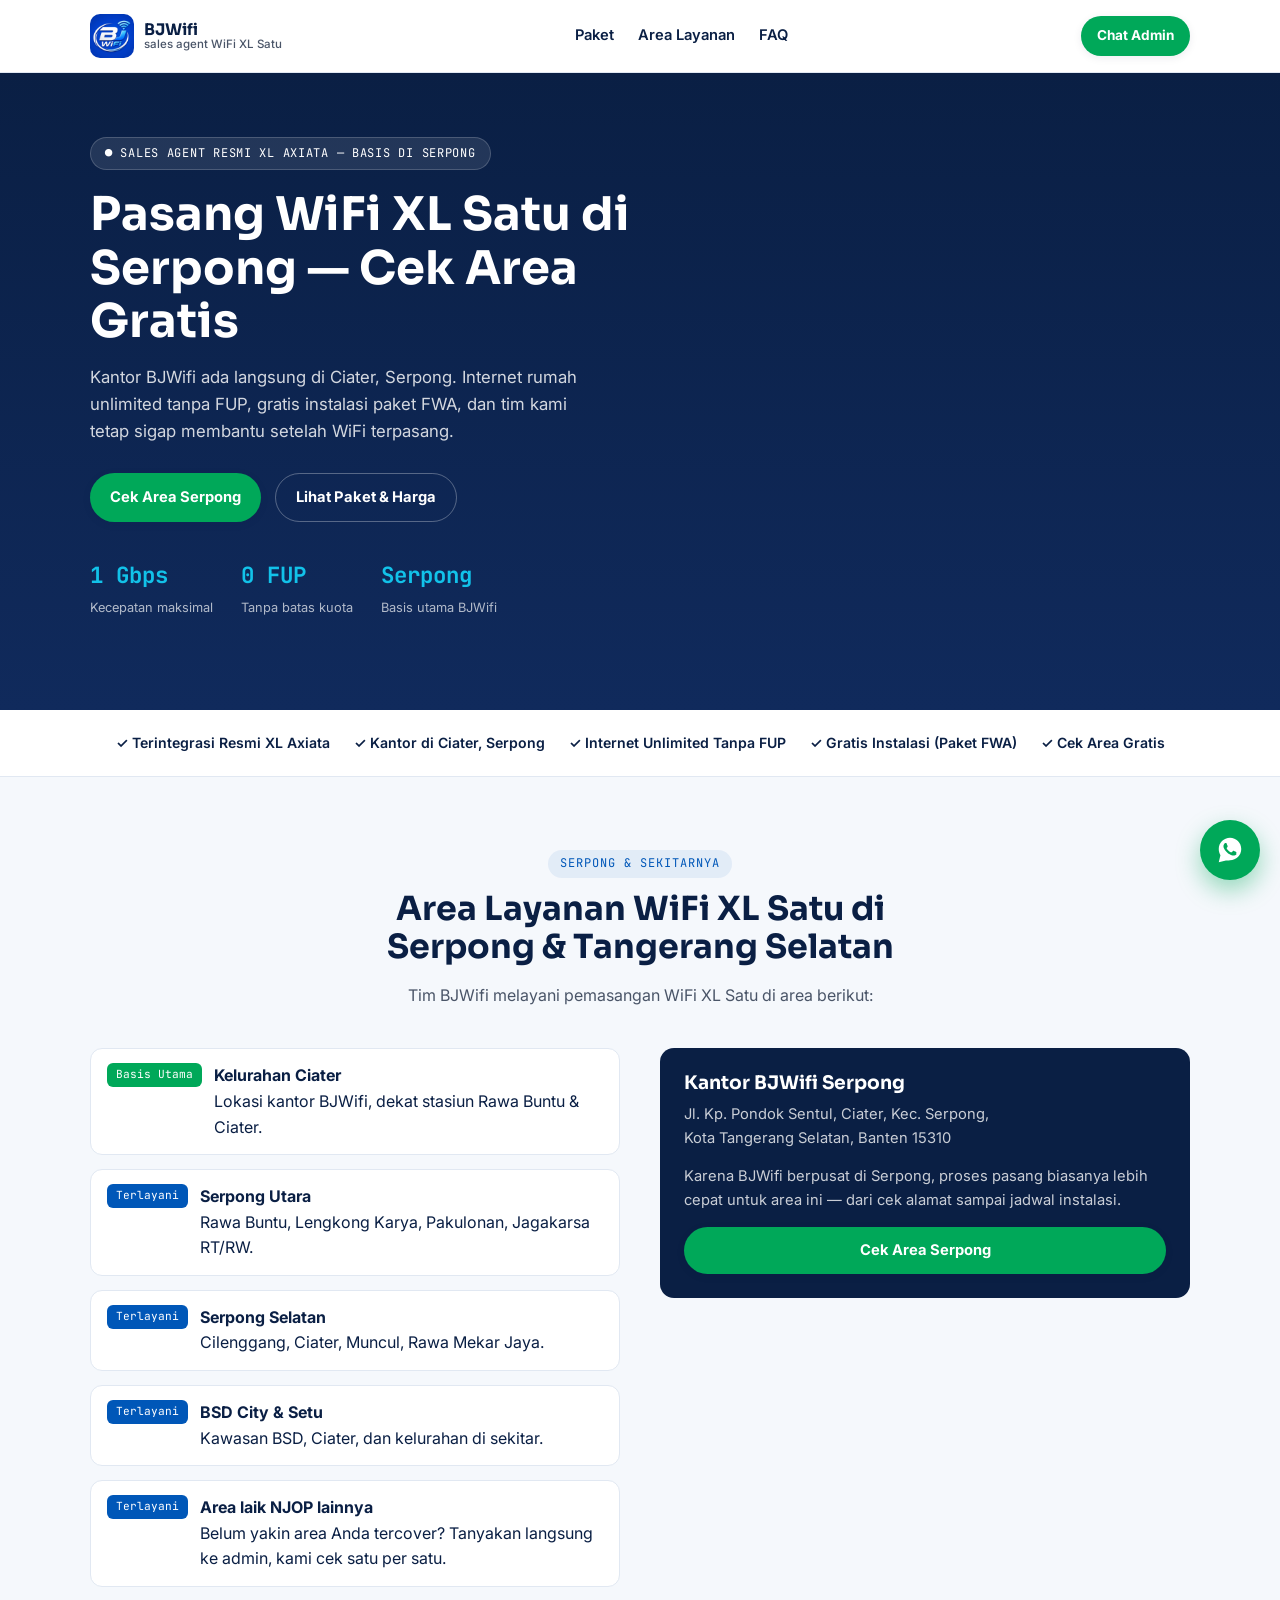
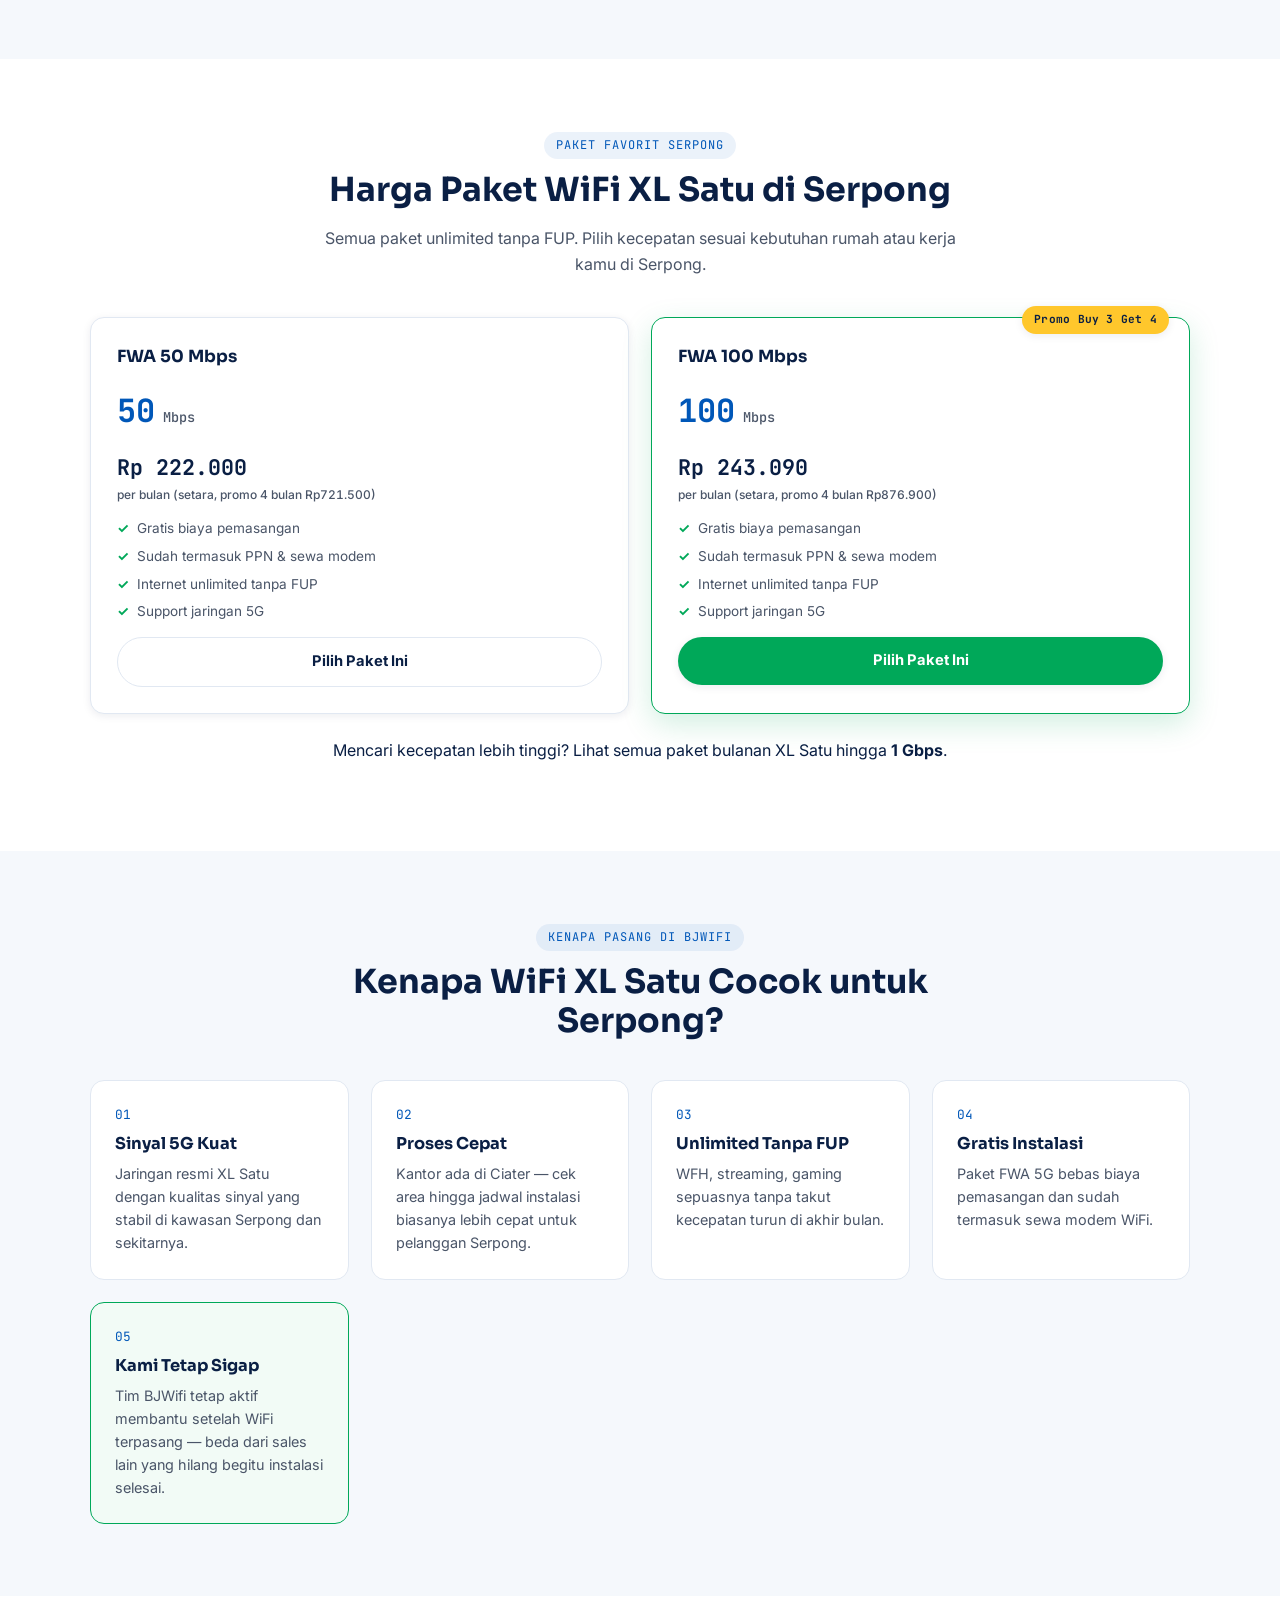
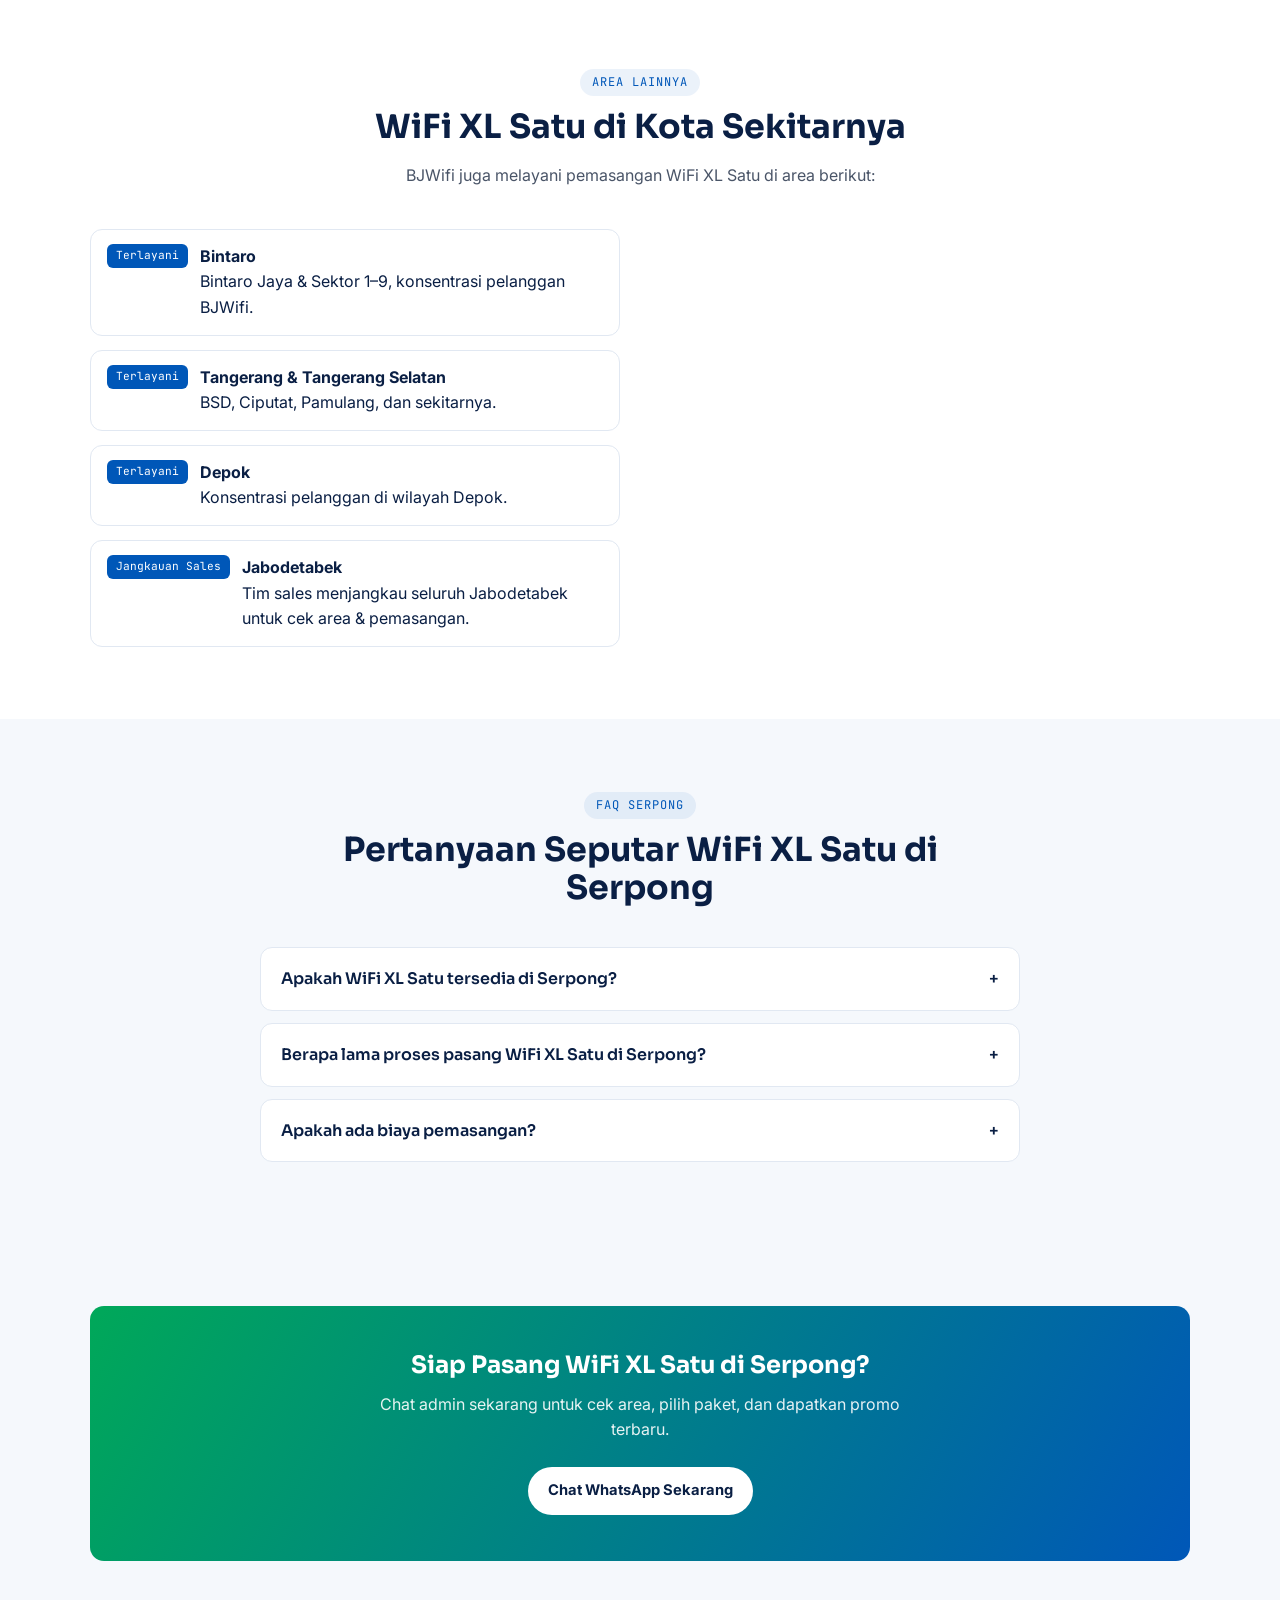
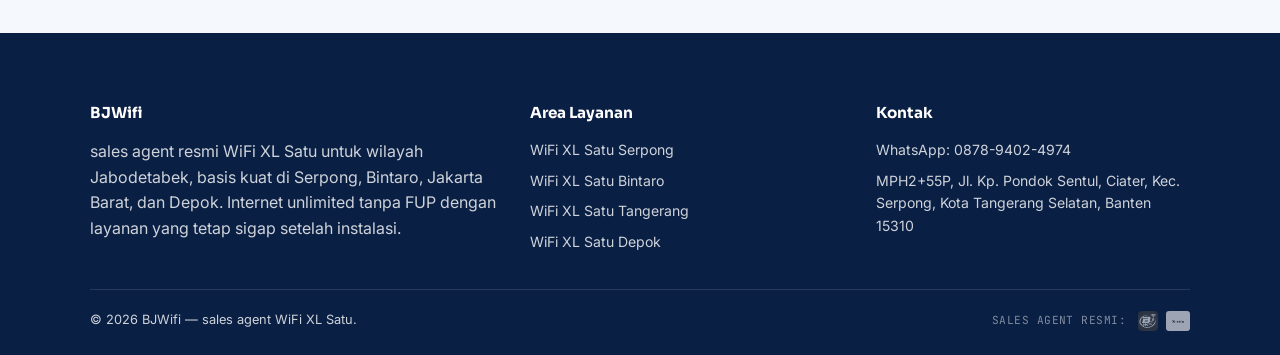
<file: serpong.html>
<!DOCTYPE html>
<html lang="id">
<head>
<meta charset="UTF-8">
<meta name="viewport" content="width=device-width, initial-scale=1.0, viewport-fit=cover">
<title>Pasang WiFi XL Satu Serpong | BJWifi Resmi - Cek Area Gratis</title>

<!-- Google Analytics -->
<script async src="https://www.googletagmanager.com/gtag/js?id=G-2GN4KE0QWS"></script>
<script>
    window.dataLayer = window.dataLayer || [];
    function gtag(){dataLayer.push(arguments);}
    gtag('js', new Date());

    gtag('config', 'G-2GN4KE0QWS');
</script>

<!-- PWA / Offline-first -->
<link rel="manifest" href="manifest.webmanifest">
<meta name="theme-color" content="#0A1F44">
<link rel="icon" type="image/png" href="assets/img/icons/favicon.png" sizes="32x32">
<link rel="apple-touch-icon" href="assets/img/icons/apple-touch-icon.png">
<meta name="mobile-web-app-capable" content="yes">
<meta name="apple-mobile-web-app-capable" content="yes">
<meta name="apple-mobile-web-app-status-bar-style" content="black-translucent">
<meta name="apple-mobile-web-app-title" content="BJWifi">
<meta name="description" content="Pasang WiFi XL Satu resmi di Serpong & Tangerang Selatan — internet unlimited tanpa FUP, gratis instalasi paket FWA, basis utama BJWifi. Murah mulai Rp222rb/bulan. Cek area gratis.">
<meta name="robots" content="index, follow">
<link rel="canonical" href="https://xlsatu-bjwifi.id/serpong.html">

<!-- Open Graph -->
<meta property="og:type" content="website">
<meta property="og:title" content="Pasang WiFi XL Satu Serpong | BJWifi Resmi">
<meta property="og:description" content="Sales agent resmi WiFi XL Satu di Serpong & Tangerang Selatan. Unlimited tanpa FUP, gratis instalasi paket FWA. Cek area gratis sekarang.">
<meta property="og:url" content="https://xlsatu-bjwifi.id/serpong.html">
<meta property="og:image" content="https://xlsatu-bjwifi.id/assets/img/produk/wifi-rumah-tanpa-kabel.webp">
<meta property="og:locale" content="id_ID">
<meta name="twitter:card" content="summary_large_image">

<link rel="preconnect" href="https://fonts.googleapis.com">
<link rel="preconnect" href="https://fonts.gstatic.com" crossorigin>
<link href="https://fonts.googleapis.com/css2?family=Sora:wght@600;700;800&family=Inter:wght@400;500;600;700&family=JetBrains+Mono:wght@500;700&display=swap" rel="stylesheet">
<link rel="stylesheet" href="assets/css/style.css">

<!-- JSON-LD: LocalBusiness -->
<script type="application/ld+json">
{
  "@context": "https://schema.org",
  "@type": "LocalBusiness",
  "name": "BJWifi - WiFi XL Satu Serpong",
  "image": "https://xlsatu-bjwifi.id/assets/img/produk/wifi-rumah-tanpa-kabel.webp",
  "telephone": "+6287894024974",
  "priceRange": "Rp222.000 - Rp999.000",
  "address": {
    "@type": "PostalAddress",
    "streetAddress": "Jl. Kp. Pondok Sentul, Ciater, Kec. Serpong",
    "addressLocality": "Kota Tangerang Selatan",
    "addressRegion": "Banten",
    "postalCode": "15310",
    "addressCountry": "ID"
  },
  "areaServed": ["Serpong", "Serpong Utara", "Serpong Selatan", "BSD City", "Setu", "Cisauk", "Tangerang Selatan"],
  "url": "https://xlsatu-bjwifi.id/serpong.html"
}
</script>

<!-- JSON-LD: FAQPage -->
<script type="application/ld+json">
{
  "@context": "https://schema.org",
  "@type": "FAQPage",
  "mainEntity": [
    {
      "@type": "Question",
      "name": "Apakah WiFi XL Satu tersedia di Serpong?",
      "acceptedAnswer": { "@type": "Answer", "text": "Ya. Serpong adalah basis utama BJWifi dengan kantor di Ciater, Serpong. Tim kami melayani Serpong Utara, Serpong Selatan, BSD, Setu, dan sekitarnya, termasuk cek area gratis sebelum pasang." }
    },
    {
      "@type": "Question",
      "name": "Berapa biaya pasang WiFi XL Satu di Serpong?",
      "acceptedAnswer": { "@type": "Answer", "text": "Untuk paket FWA 5G, biaya pemasangan gratis dan sudah termasuk sewa modem WiFi. Harga mulai Rp222.000/bulan untuk paket FWA 50 Mbps." }
    },
    {
      "@type": "Question",
      "name": "Apakah ada internet tanpa FUP di Serpong?",
      "acceptedAnswer": { "@type": "Answer", "text": "Ya, semua paket WiFi XL Satu unlimited tanpa FUP. Kecepatan tetap konsisten sejak awal bulan hingga masa aktif habis." }
    }
  ]
}
</script>
</head>
<body>
<a href="index.html#paket" class="skip-link">Langsung ke pilihan paket</a>

<header class="site-header">
  <div class="container header-inner">
    <a href="index.html" class="brand">
      <img class="brand-img" src="assets/img/bjwifi-nav.png" alt="BJWifi - sales agent WiFi XL Satu" width="44" height="44">
      <span class="brand-text">BJWifi<small>sales agent WiFi XL Satu</small></span>
    </a>
    <nav class="main-nav" id="mainNav" aria-label="Navigasi utama">
      <button type="button" class="nav-close" id="navClose" aria-label="Tutup menu">✕</button>
      <a href="index.html#paket">Paket</a>
      <a href="index.html#area">Area Layanan</a>
      <a href="index.html#faq">FAQ</a>
      <a class="btn btn-primary btn-sm nav-cta" href="https://wa.me/6287894024974?text=Halo%20Admin%20BJWifi%2C%20saya%20mau%20pasang%20WiFi%20XL%20Satu%20di%20Serpong%2C%20bisa%20cek%20area%20saya%3F%20Alamat%3A%20" target="_blank" rel="noopener">Chat Admin</a>
    </nav>
    <a class="btn btn-primary btn-sm header-cta" href="https://wa.me/6287894024974?text=Halo%20Admin%20BJWifi%2C%20saya%20mau%20pasang%20WiFi%20XL%20Satu%20di%20Serpong%2C%20bisa%20cek%20area%20saya%3F%20Alamat%3A%20" target="_blank" rel="noopener">Chat Admin</a>
    <button type="button" class="nav-toggle" id="navToggle" aria-expanded="false" aria-controls="mainNav" aria-label="Buka menu navigasi">
      <span></span><span></span><span></span>
    </button>
  </div>
  <div class="nav-backdrop" id="navBackdrop"></div>
</header>

<main id="top">

  <section class="hero">
    <div class="container hero-grid">
      <div>
        <span class="hero-badge">● sales agent Resmi XL Axiata — Basis di Serpong</span>
        <h1>Pasang WiFi XL Satu di Serpong — Cek Area Gratis</h1>
        <p class="lead">Kantor BJWifi ada langsung di Ciater, Serpong. Internet rumah unlimited tanpa FUP, gratis instalasi paket FWA, dan tim kami tetap sigap membantu setelah WiFi terpasang.</p>
        <div class="hero-cta">
          <a class="btn btn-primary" href="https://wa.me/6287894024974?text=Halo%20Admin%2C%20saya%20mau%20cek%20apakah%20alamat%20saya%20tercover%20WiFi%20XL%20Satu%20di%20Serpong.%20Alamat%20saya%3A%20" target="_blank" rel="noopener">Cek Area Serpong</a>
          <a class="btn btn-ghost" style="color:#fff; border-color:rgba(255,255,255,.3)" href="index.html#paket">Lihat Paket &amp; Harga</a>
        </div>
        <div class="hero-stats">
          <div class="hero-stat"><b class="readout">1 Gbps</b><span>Kecepatan maksimal</span></div>
          <div class="hero-stat"><b class="readout">0 FUP</b><span>Tanpa batas kuota</span></div>
          <div class="hero-stat"><b class="readout">Serpong</b><span>Basis utama BJWifi</span></div>
        </div>
      </div>
    </div>
  </section>

  <div class="trust-bar">
    <div class="container trust-inner">
      <div class="trust-item">✓ Terintegrasi Resmi XL Axiata</div>
      <div class="trust-item">✓ Kantor di Ciater, Serpong</div>
      <div class="trust-item">✓ Internet Unlimited Tanpa FUP</div>
      <div class="trust-item">✓ Gratis Instalasi (Paket FWA)</div>
      <div class="trust-item">✓ Cek Area Gratis</div>
    </div>
  </div>

  <section class="section" id="area-layanan">
    <div class="container">
      <div class="section-head">
        <span class="eyebrow">Serpong &amp; Sekitarnya</span>
        <h2>Area Layanan WiFi XL Satu di Serpong &amp; Tangerang Selatan</h2>
        <p>Tim BJWifi melayani pemasangan WiFi XL Satu di area berikut:</p>
      </div>
      <div class="coverage-wrap">
        <ul class="coverage-list">
          <li><span class="coverage-tag tag-primary">Basis Utama</span> <div><strong>Kelurahan Ciater</strong><br>Lokasi kantor BJWifi, dekat stasiun Rawa Buntu &amp; Ciater.</div></li>
          <li><span class="coverage-tag tag-expand">Terlayani</span> <div><strong>Serpong Utara</strong><br>Rawa Buntu, Lengkong Karya, Pakulonan, Jagakarsa RT/RW.</div></li>
          <li><span class="coverage-tag tag-expand">Terlayani</span> <div><strong>Serpong Selatan</strong><br>Cilenggang, Ciater, Muncul, Rawa Mekar Jaya.</div></li>
          <li><span class="coverage-tag tag-expand">Terlayani</span> <div><strong>BSD City &amp; Setu</strong><br>Kawasan BSD, Ciater, dan kelurahan di sekitar.</div></li>
          <li><span class="coverage-tag tag-expand">Terlayani</span> <div><strong>Area laik NJOP lainnya</strong><br>Belum yakin area Anda tercover? Tanyakan langsung ke admin, kami cek satu per satu.</div></li>
        </ul>
        <div class="office-card">
          <h3>Kantor BJWifi Serpong</h3>
          <p>Jl. Kp. Pondok Sentul, Ciater, Kec. Serpong,<br>Kota Tangerang Selatan, Banten 15310</p>
          <p>Karena BJWifi berpusat di Serpong, proses pasang biasanya lebih cepat untuk area ini — dari cek alamat sampai jadwal instalasi.</p>
          <a class="btn btn-primary btn-block" href="https://wa.me/6287894024974?text=Halo%20Admin%2C%20saya%20mau%20cek%20apakah%20alamat%20saya%20tercover%20WiFi%20XL%20Satu%20di%20Serpong.%20Alamat%20saya%3A%20" target="_blank" rel="noopener">Cek Area Serpong</a>
        </div>
      </div>
    </div>
  </section>

  <section class="section" style="background:#fff" id="paket">
    <div class="container">
      <div class="section-head">
        <span class="eyebrow">Paket Favorit Serpong</span>
        <h2>Harga Paket WiFi XL Satu di Serpong</h2>
        <p>Semua paket unlimited tanpa FUP. Pilih kecepatan sesuai kebutuhan rumah atau kerja kamu di Serpong.</p>
      </div>
      <div class="pkg-grid">
        <article class="pkg-card">
          <span class="pkg-name">FWA 50 Mbps</span>
          <div class="pkg-speed readout">50<small> Mbps</small></div>
          <div class="pkg-price readout">Rp 222.000<small>per bulan (setara, promo 4 bulan Rp721.500)</small></div>
          <ul class="pkg-list">
            <li>Gratis biaya pemasangan</li>
            <li>Sudah termasuk PPN & sewa modem</li>
            <li>Internet unlimited tanpa FUP</li>
            <li>Support jaringan 5G</li>
          </ul>
          <a class="btn btn-ghost btn-block" href="https://wa.me/6287894024974?text=Halo%20Admin%2C%20bisa%20tau%20lebih%20lanjut%20paket%20FWA%2050%20Mbps%20untuk%20area%20Serpong%3F" target="_blank" rel="noopener">Pilih Paket Ini</a>
        </article>
        <article class="pkg-card featured">
          <span class="badge">Promo Buy 3 Get 4</span>
          <span class="pkg-name">FWA 100 Mbps</span>
          <div class="pkg-speed readout">100<small> Mbps</small></div>
          <div class="pkg-price readout">Rp 243.090<small>per bulan (setara, promo 4 bulan Rp876.900)</small></div>
          <ul class="pkg-list">
            <li>Gratis biaya pemasangan</li>
            <li>Sudah termasuk PPN & sewa modem</li>
            <li>Internet unlimited tanpa FUP</li>
            <li>Support jaringan 5G</li>
          </ul>
          <a class="btn btn-primary btn-block" href="https://wa.me/6287894024974?text=Halo%20Admin%2C%20bisa%20tau%20lebih%20lanjut%20paket%20FWA%20100%20Mbps%20untuk%20area%20Serpong%3F" target="_blank" rel="noopener">Pilih Paket Ini</a>
        </article>
      </div>
      <p style="text-align:center;margin-top:1.5rem">Mencari kecepatan lebih tinggi? <a href="index.html#paket-bulanan">Lihat semua paket bulanan XL Satu</a> hingga <strong>1 Gbps</strong>.</p>
    </div>
  </section>

  <section class="section" id="kenapa-serpong">
    <div class="container">
      <div class="section-head">
        <span class="eyebrow">Kenapa Pasang di BJWifi</span>
        <h2>Kenapa WiFi XL Satu Cocok untuk Serpong?</h2>
      </div>
      <div class="why-grid">
        <div class="why-card">
          <span class="why-num readout">01</span>
          <h3>Sinyal 5G Kuat</h3>
          <p>Jaringan resmi XL Satu dengan kualitas sinyal yang stabil di kawasan Serpong dan sekitarnya.</p>
        </div>
        <div class="why-card">
          <span class="why-num readout">02</span>
          <h3>Proses Cepat</h3>
          <p>Kantor ada di Ciater — cek area hingga jadwal instalasi biasanya lebih cepat untuk pelanggan Serpong.</p>
        </div>
        <div class="why-card">
          <span class="why-num readout">03</span>
          <h3>Unlimited Tanpa FUP</h3>
          <p>WFH, streaming, gaming sepuasnya tanpa takut kecepatan turun di akhir bulan.</p>
        </div>
        <div class="why-card">
          <span class="why-num readout">04</span>
          <h3>Gratis Instalasi</h3>
          <p>Paket FWA 5G bebas biaya pemasangan dan sudah termasuk sewa modem WiFi.</p>
        </div>
        <div class="why-card highlight">
          <span class="why-num readout">05</span>
          <h3>Kami Tetap Sigap</h3>
          <p>Tim BJWifi tetap aktif membantu setelah WiFi terpasang — beda dari sales lain yang hilang begitu instalasi selesai.</p>
        </div>
      </div>
    </div>
  </section>

  <section class="section" style="background:#fff" id="area-lain">
    <div class="container">
      <div class="section-head">
        <span class="eyebrow">Area Lainnya</span>
        <h2>WiFi XL Satu di Kota Sekitarnya</h2>
        <p>BJWifi juga melayani pemasangan WiFi XL Satu di area berikut:</p>
      </div>
      <div class="coverage-wrap">
        <ul class="coverage-list">
          <li><span class="coverage-tag tag-expand">Terlayani</span> <div><strong><a href="bintaro.html">Bintaro</a></strong><br>Bintaro Jaya &amp; Sektor 1–9, konsentrasi pelanggan BJWifi.</div></li>
          <li><span class="coverage-tag tag-expand">Terlayani</span> <div><strong><a href="tangerang.html">Tangerang &amp; Tangerang Selatan</a></strong><br>BSD, Ciputat, Pamulang, dan sekitarnya.</div></li>
          <li><span class="coverage-tag tag-expand">Terlayani</span> <div><strong><a href="depok.html">Depok</a></strong><br>Konsentrasi pelanggan di wilayah Depok.</div></li>
          <li><span class="coverage-tag tag-expand">Jangkauan Sales</span> <div><strong><a href="index.html">Jabodetabek</a></strong><br>Tim sales menjangkau seluruh Jabodetabek untuk cek area &amp; pemasangan.</div></li>
        </ul>
      </div>
    </div>
  </section>

  <section class="section" id="faq">
    <div class="container">
      <div class="section-head">
        <span class="eyebrow">FAQ Serpong</span>
        <h2>Pertanyaan Seputar WiFi XL Satu di Serpong</h2>
      </div>
      <div class="faq-list">
        <details class="faq-item">
          <summary class="faq-q">Apakah WiFi XL Satu tersedia di Serpong? <span class="icon">+</span></summary>
          <div class="faq-a">Ya. Serpong adalah basis utama BJWifi. Kami melayani Serpong Utara, Serpong Selatan, BSD, Setu, dan sekitarnya.</div>
        </details>
        <details class="faq-item">
          <summary class="faq-q">Berapa lama proses pasang WiFi XL Satu di Serpong? <span class="icon">+</span></summary>
          <div class="faq-a">Karena kantor BJWifi ada di Ciater, Serpong, prosesnya biasanya lebih cepat — dari cek area sampai penjadwalan instalasi. Hubungi admin untuk estimasi pastinya.</div>
        </details>
        <details class="faq-item">
          <summary class="faq-q">Apakah ada biaya pemasangan? <span class="icon">+</span></summary>
          <div class="faq-a">Untuk paket FWA 5G, biaya instalasi gratis dan termasuk sewa modem WiFi. Untuk paket lainnya, tanyakan promo terbaru ke admin.</div>
        </details>
      </div>
    </div>
  </section>

  <section class="section">
    <div class="container">
      <div class="final-cta">
        <h2>Siap Pasang WiFi XL Satu di Serpong?</h2>
        <p>Chat admin sekarang untuk cek area, pilih paket, dan dapatkan promo terbaru.</p>
        <a class="btn" style="background:#fff; color:var(--navy);" href="https://wa.me/6287894024974?text=Halo%20Admin%20BJWifi%2C%20saya%20mau%20pasang%20WiFi%20XL%20Satu%20di%20Serpong" target="_blank" rel="noopener">Chat WhatsApp Sekarang</a>
      </div>
    </div>
  </section>

</main>

<footer class="site-footer">
  <div class="container">
    <div class="footer-grid">
      <div>
        <h4>BJWifi</h4>
        <p>sales agent resmi WiFi XL Satu untuk wilayah Jabodetabek, basis kuat di Serpong, Bintaro, Jakarta Barat, dan Depok. Internet unlimited tanpa FUP dengan layanan yang tetap sigap setelah instalasi.</p>
      </div>
      <div>
        <h4>Area Layanan</h4>
        <ul>
          <li><a href="serpong.html">WiFi XL Satu Serpong</a></li>
          <li><a href="bintaro.html">WiFi XL Satu Bintaro</a></li>
          <li><a href="tangerang.html">WiFi XL Satu Tangerang</a></li>
          <li><a href="depok.html">WiFi XL Satu Depok</a></li>
        </ul>
      </div>
      <div>
        <h4>Kontak</h4>
        <ul>
          <li>WhatsApp: <a href="https://wa.me/6287894024974" target="_blank" rel="noopener">0878-9402-4974</a></li>
          <li>MPH2+55P, Jl. Kp. Pondok Sentul, Ciater, Kec. Serpong, Kota Tangerang Selatan, Banten 15310</li>
        </ul>
      </div>
    </div>
    <div class="footer-bottom">
      <span>© 2026 BJWifi — sales agent WiFi XL Satu.</span>
      <div class="copyright-logos">
        <span class="copyright-label">sales agent Resmi:</span>
        <img src="assets/img/bjwifi.jpeg" alt="BJWifi" class="copyright-logo">
        <img src="assets/img/xlsatu.jpeg" alt="XL Satu" class="copyright-logo copyright-logo--xl">
      </div>
    </div>
  </div>
</footer>

<a class="fab-wa" href="https://wa.me/6287894024974?text=Halo%20Admin%20BJWifi%2C%20saya%20mau%20tanya-tanya%20tentang%20WiFi%20XL%20Satu" target="_blank" rel="noopener" aria-label="Chat WhatsApp BJWifi">
  <svg viewBox="0 0 32 32" width="30" height="30" aria-hidden="true" focusable="false">
    <path fill="currentColor" d="M16.004 3C9.377 3 4 8.373 4 15c0 2.373.66 4.59 1.81 6.48L4 29l7.72-1.77A11.93 11.93 0 0 0 16.004 27C22.63 27 28 21.627 28 15S22.63 3 16.004 3Zm7.02 17.14c-.29.82-1.44 1.5-2.36 1.7-.63.13-1.45.24-4.21-.9-3.54-1.47-5.82-5.06-6-5.3-.18-.24-1.44-1.92-1.44-3.67 0-1.75.9-2.6 1.23-2.96.29-.32.63-.4.84-.4.21 0 .42.002.6.01.2.01.46-.08.72.55.29.7.98 2.4 1.06 2.58.08.18.14.39.03.63-.11.24-.17.39-.34.6-.17.2-.35.45-.5.6-.17.17-.35.36-.15.7.2.34.9 1.48 1.93 2.4 1.33 1.18 2.44 1.55 2.79 1.72.35.17.55.15.75-.09.2-.24.85-.99 1.08-1.33.23-.34.46-.28.77-.17.31.11 1.98.94 2.32 1.11.34.17.56.26.64.4.08.15.08.86-.22 1.68Z"/>
  </svg>
</a>

<script src="assets/js/main.js" defer></script>
</body>
</html>
</file>
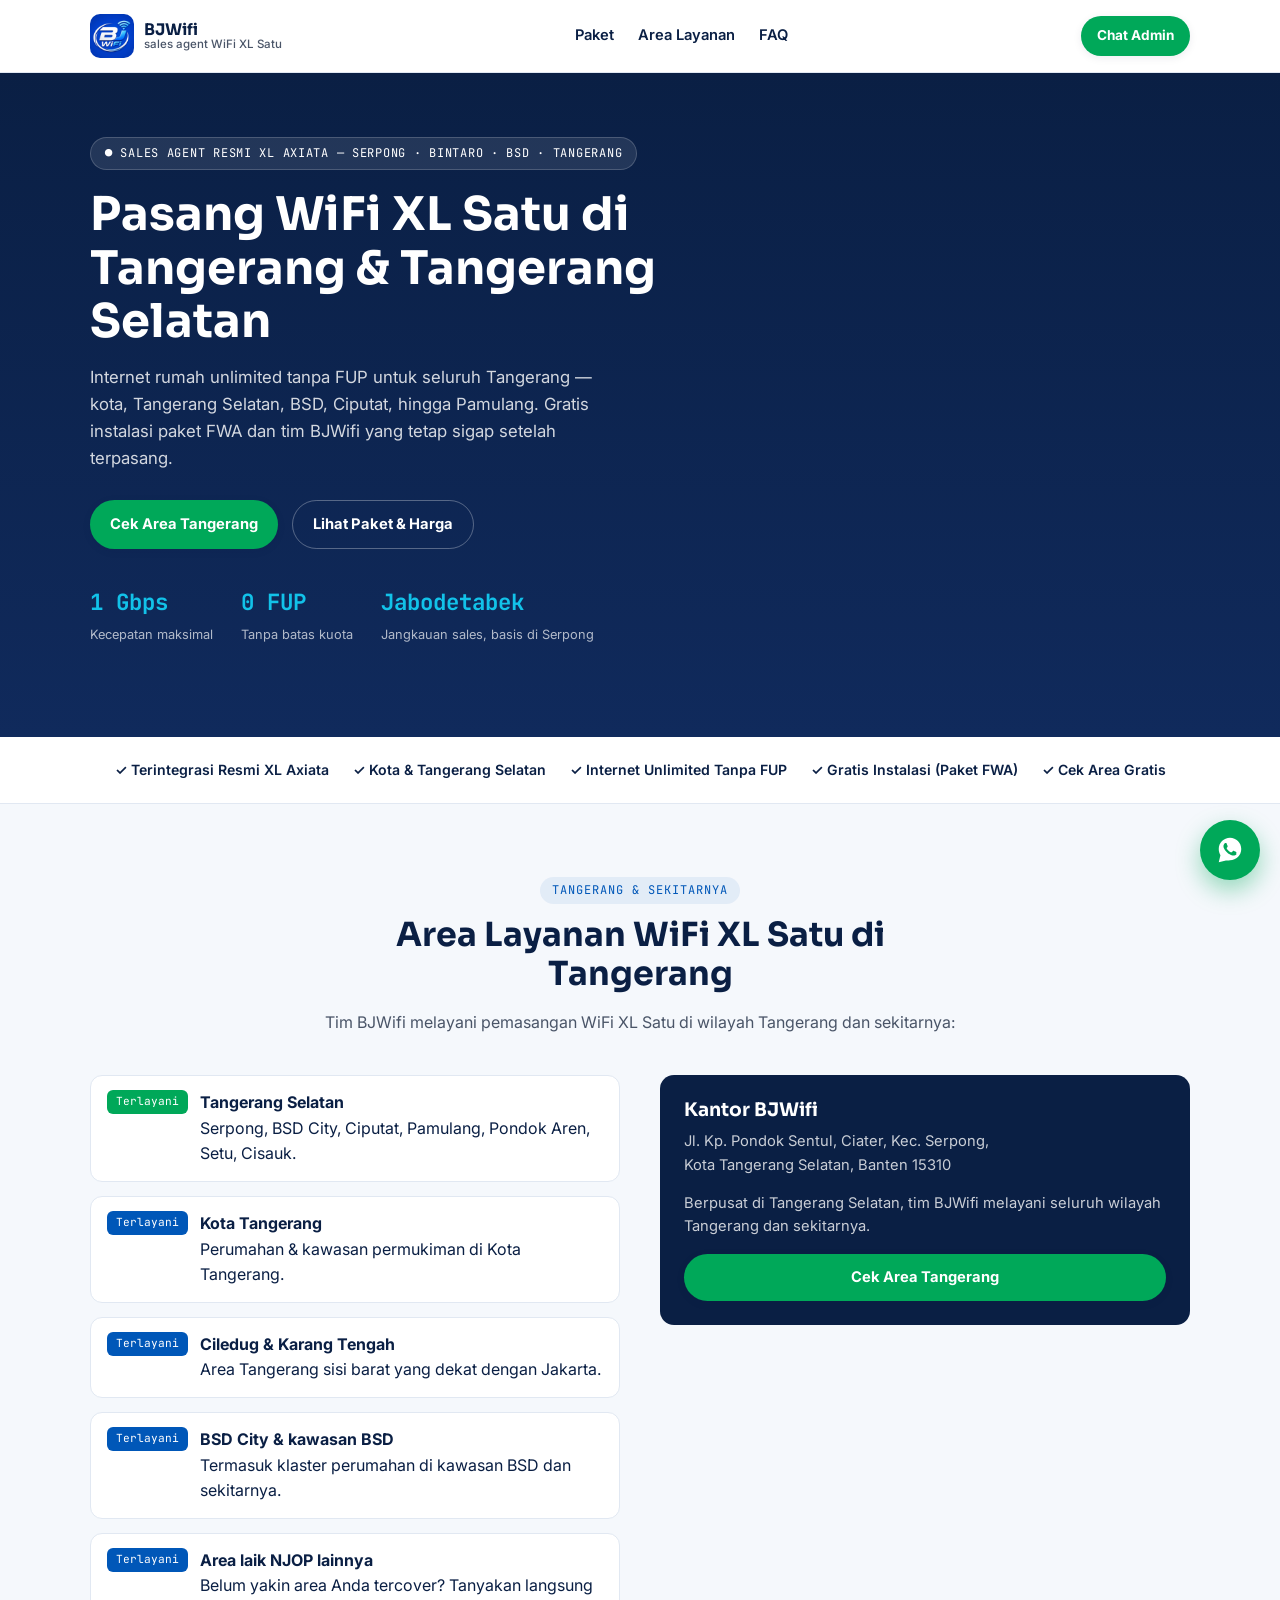
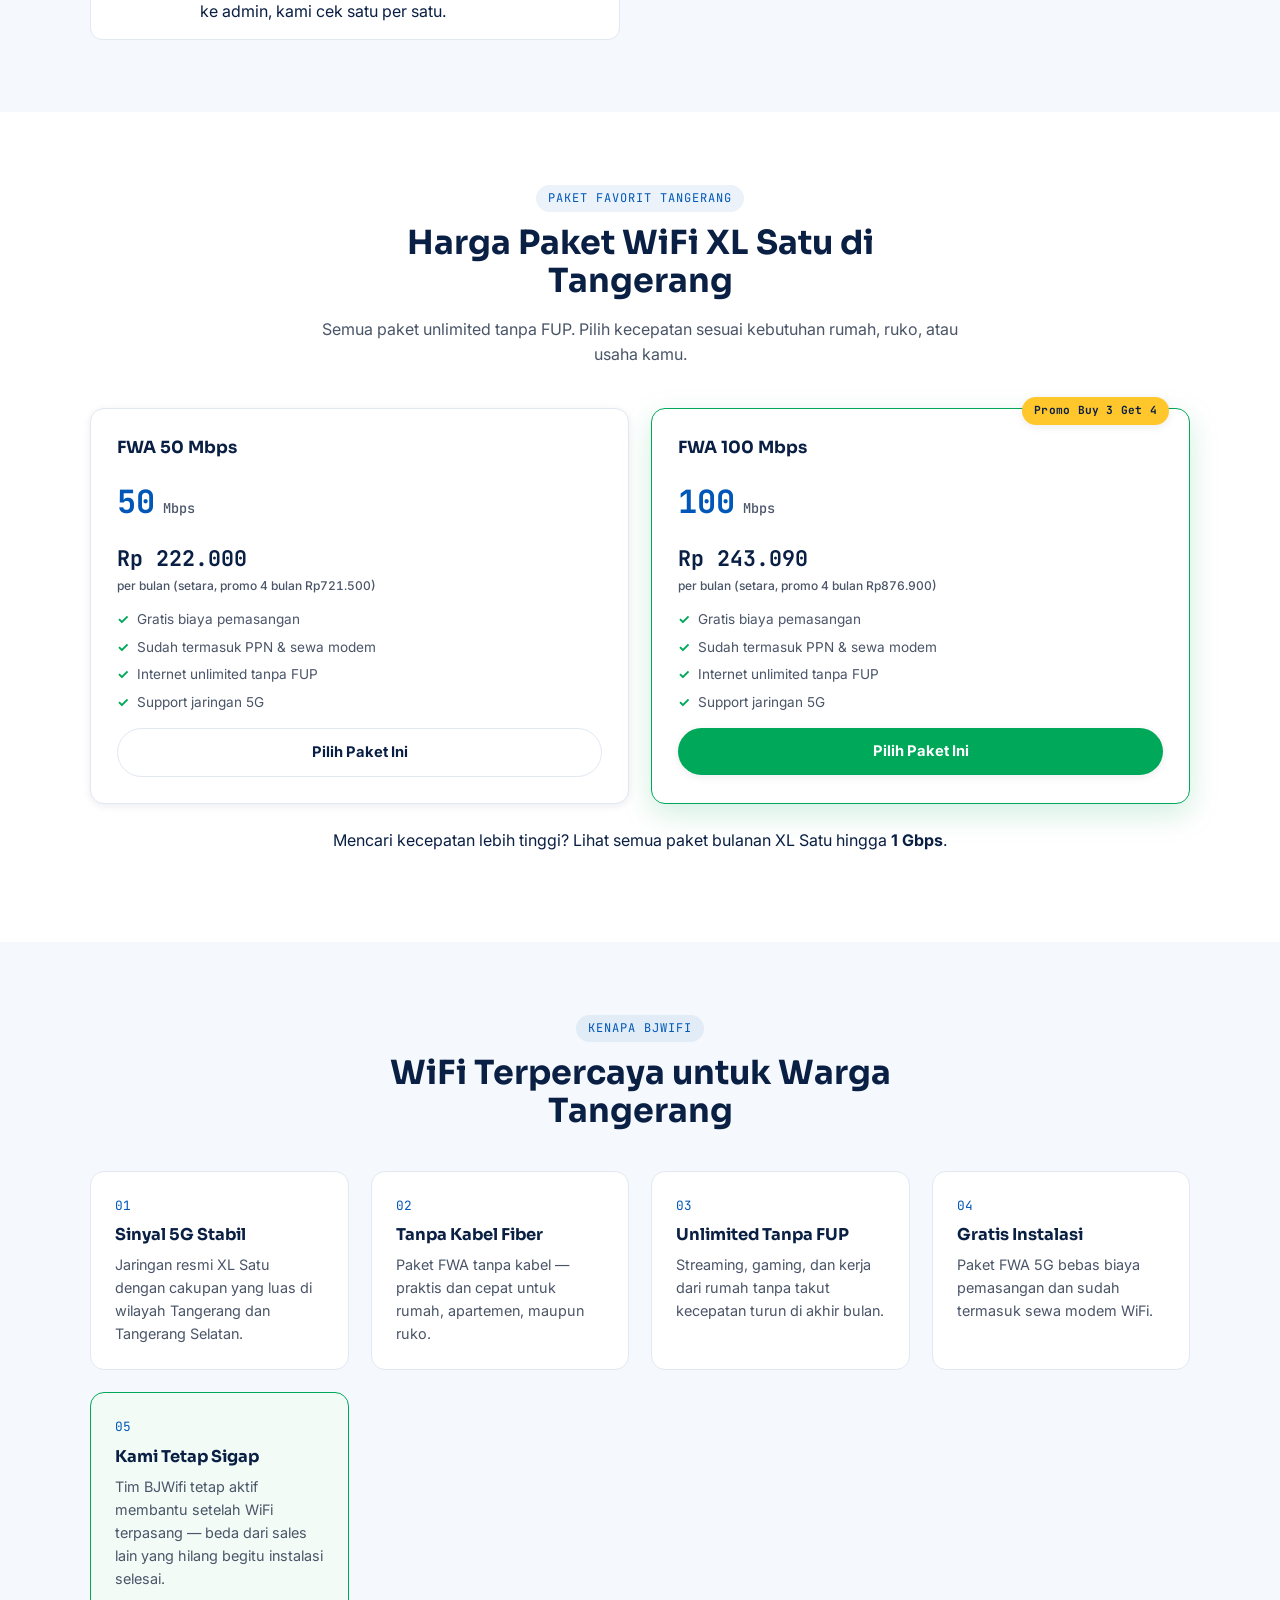
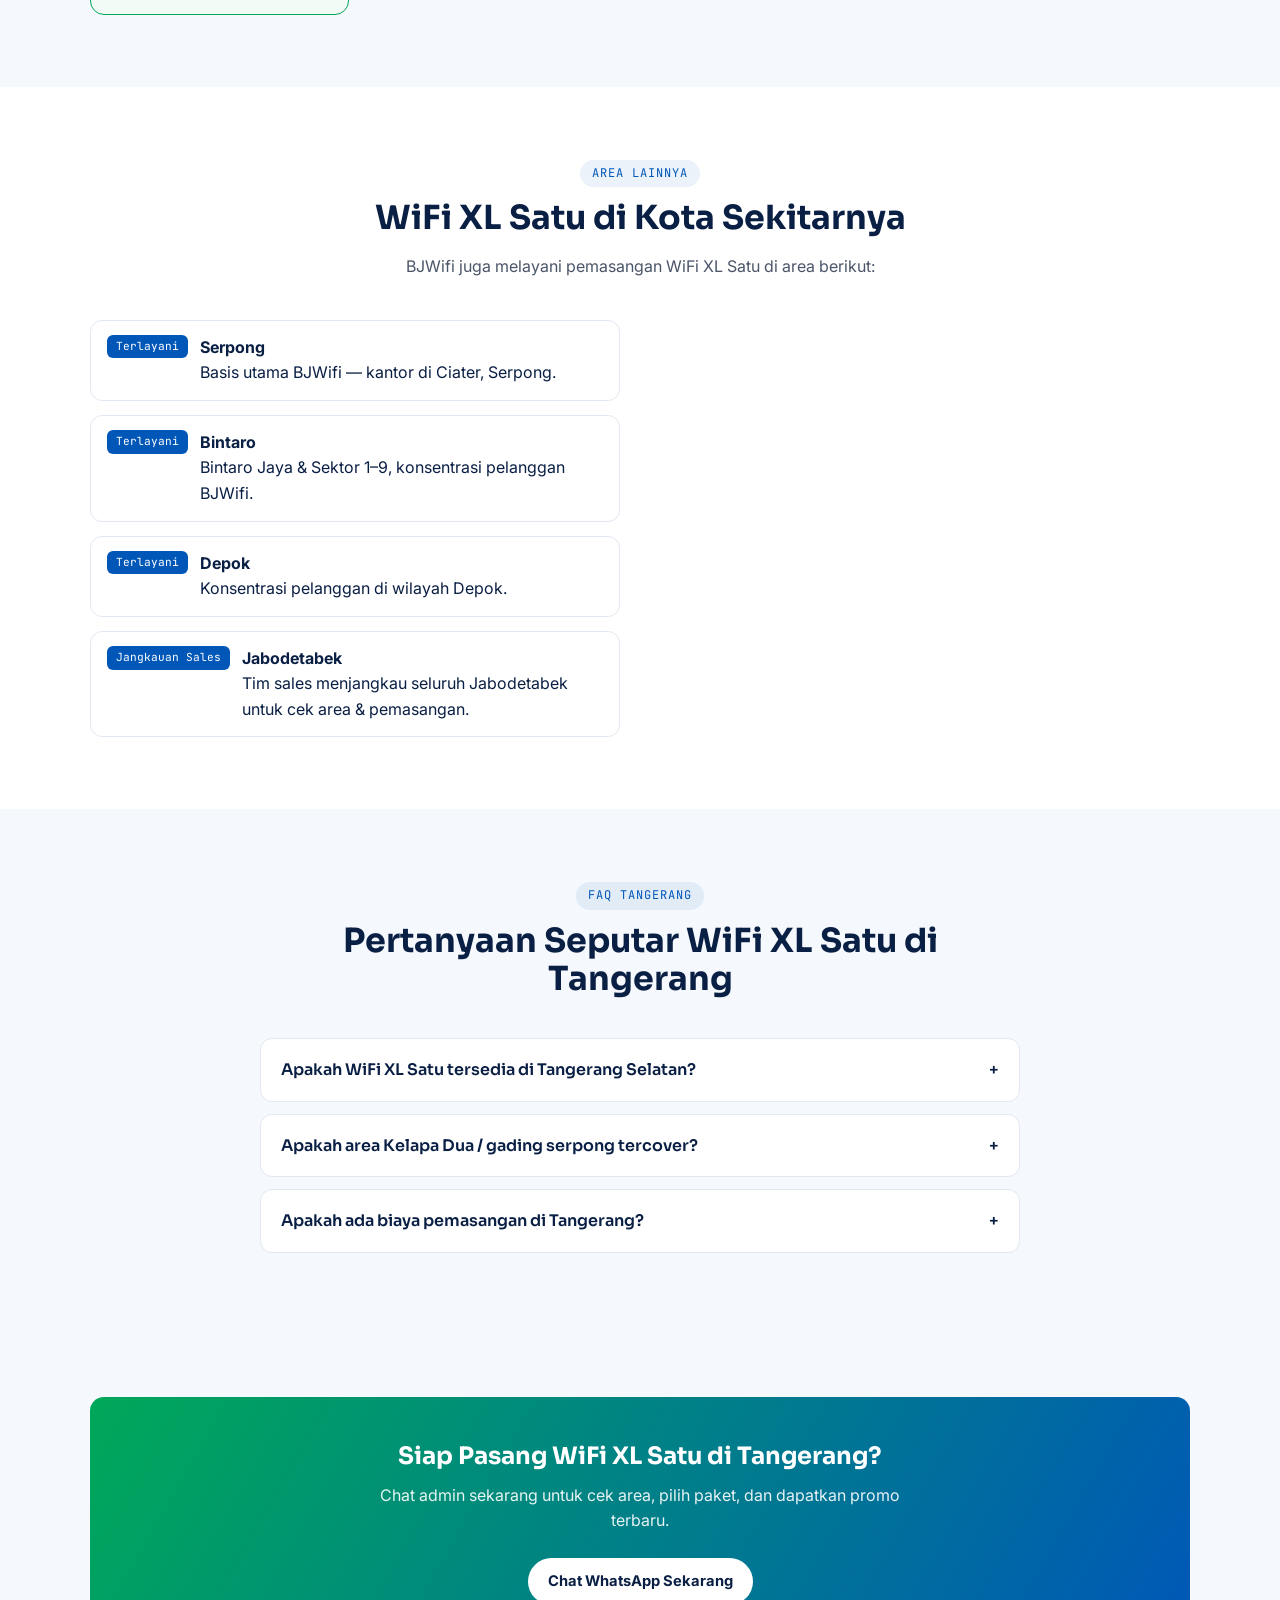
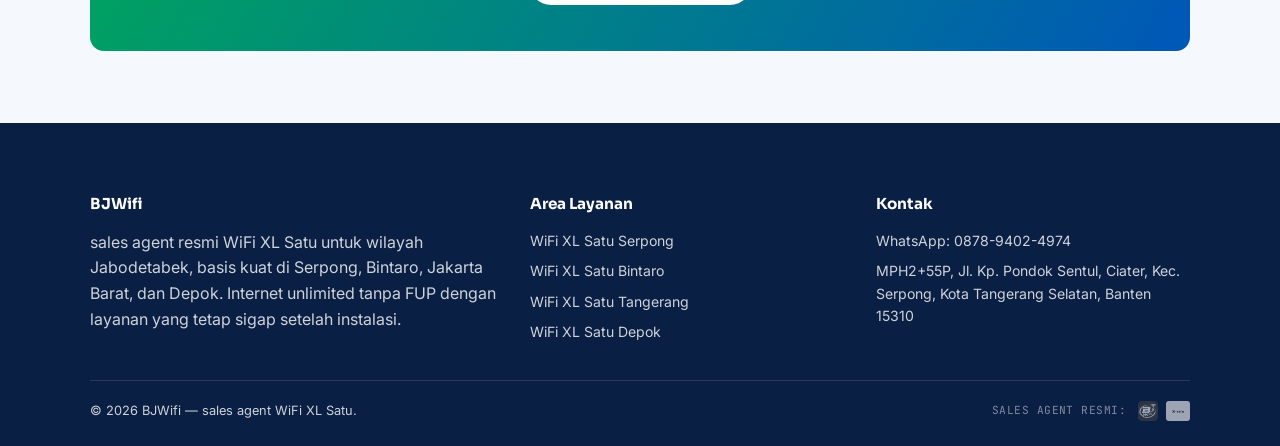
<file: tangerang.html>
<!DOCTYPE html>
<html lang="id">
<head>
<meta charset="UTF-8">
<meta name="viewport" content="width=device-width, initial-scale=1.0, viewport-fit=cover">
<title>Pasang WiFi XL Satu Tangerang & Tangerang Selatan | BJWifi Resmi</title>

<!-- Google Analytics -->
<script async src="https://www.googletagmanager.com/gtag/js?id=G-2GN4KE0QWS"></script>
<script>
    window.dataLayer = window.dataLayer || [];
    function gtag(){dataLayer.push(arguments);}
    gtag('js', new Date());

    gtag('config', 'G-2GN4KE0QWS');
</script>

<!-- PWA / Offline-first -->
<link rel="manifest" href="manifest.webmanifest">
<meta name="theme-color" content="#0A1F44">
<link rel="icon" type="image/png" href="assets/img/icons/favicon.png" sizes="32x32">
<link rel="apple-touch-icon" href="assets/img/icons/apple-touch-icon.png">
<meta name="mobile-web-app-capable" content="yes">
<meta name="apple-mobile-web-app-capable" content="yes">
<meta name="apple-mobile-web-app-status-bar-style" content="black-translucent">
<meta name="apple-mobile-web-app-title" content="BJWifi">
<meta name="description" content="Pasang WiFi XL Satu resmi di Tangerang & Tangerang Selatan (BSD, Ciputat, Pamulang) — internet unlimited tanpa FUP, gratis instalasi paket FWA, mulai Rp222rb/bulan. Cek area gratis.">
<meta name="robots" content="index, follow">
<link rel="canonical" href="https://xlsatu-bjwifi.id/tangerang.html">

<!-- Open Graph -->
<meta property="og:type" content="website">
<meta property="og:title" content="Pasang WiFi XL Satu Tangerang & Tangerang Selatan | BJWifi Resmi">
<meta property="og:description" content="Sales agent resmi WiFi XL Satu di Tangerang & Tangerang Selatan. Unlimited tanpa FUP, gratis instalasi paket FWA. Cek area gratis sekarang.">
<meta property="og:url" content="https://xlsatu-bjwifi.id/tangerang.html">
<meta property="og:image" content="https://xlsatu-bjwifi.id/assets/img/produk/wifi-rumah-tanpa-kabel.webp">
<meta property="og:locale" content="id_ID">
<meta name="twitter:card" content="summary_large_image">

<link rel="preconnect" href="https://fonts.googleapis.com">
<link rel="preconnect" href="https://fonts.gstatic.com" crossorigin>
<link href="https://fonts.googleapis.com/css2?family=Sora:wght@600;700;800&family=Inter:wght@400;500;600;700&family=JetBrains+Mono:wght@500;700&display=swap" rel="stylesheet">
<link rel="stylesheet" href="assets/css/style.css">

<!-- JSON-LD: LocalBusiness -->
<script type="application/ld+json">
{
  "@context": "https://schema.org",
  "@type": "LocalBusiness",
  "name": "BJWifi - WiFi XL Satu Tangerang",
  "image": "https://xlsatu-bjwifi.id/assets/img/produk/wifi-rumah-tanpa-kabel.webp",
  "telephone": "+6287894024974",
  "priceRange": "Rp222.000 - Rp999.000",
  "address": {
    "@type": "PostalAddress",
    "streetAddress": "Jl. Kp. Pondok Sentul, Ciater, Kec. Serpong",
    "addressLocality": "Kota Tangerang Selatan",
    "addressRegion": "Banten",
    "postalCode": "15310",
    "addressCountry": "ID"
  },
  "areaServed": ["Tangerang", "Tangerang Selatan", "BSD City", "Ciputat", "Pamulang", "Ciledug", "Cimone", "Karang Tengah", "Serpong", "Bintaro", "Pondok Aren"],
  "url": "https://xlsatu-bjwifi.id/tangerang.html"
}
</script>

<!-- JSON-LD: FAQPage -->
<script type="application/ld+json">
{
  "@context": "https://schema.org",
  "@type": "FAQPage",
  "mainEntity": [
    {
      "@type": "Question",
      "name": "Apakah WiFi XL Satu tersedia di Tangerang?",
      "acceptedAnswer": { "@type": "Answer", "text": "Ya. BJWifi melayani pemasangan WiFi XL Satu di Kota Tangerang dan Tangerang Selatan — termasuk BSD, Ciputat, Pamulang, Ciledug, dan sekitarnya." }
    },
    {
      "@type": "Question",
      "name": "Berapa biaya pasang WiFi XL Satu di Tangerang?",
      "acceptedAnswer": { "@type": "Answer", "text": "Untuk paket FWA 5G, biaya pemasangan gratis dan sudah termasuk sewa modem WiFi. Harga mulai Rp222.000/bulan untuk paket FWA 50 Mbps." }
    },
    {
      "@type": "Question",
      "name": "Apakah area BSD City tercover WiFi XL Satu?",
      "acceptedAnswer": { "@type": "Answer", "text": "BSD City dan kawasan Tangerang Selatan lainnya termasuk wilayah layanan BJWifi. Admin membantu cek gratis untuk alamat spesifik." }
    }
  ]
}
</script>
</head>
<body>
<a href="index.html#paket" class="skip-link">Langsung ke pilihan paket</a>

<header class="site-header">
  <div class="container header-inner">
    <a href="index.html" class="brand">
      <img class="brand-img" src="assets/img/bjwifi-nav.png" alt="BJWifi - sales agent WiFi XL Satu" width="44" height="44">
      <span class="brand-text">BJWifi<small>sales agent WiFi XL Satu</small></span>
    </a>
    <nav class="main-nav" id="mainNav" aria-label="Navigasi utama">
      <button type="button" class="nav-close" id="navClose" aria-label="Tutup menu">✕</button>
      <a href="index.html#paket">Paket</a>
      <a href="index.html#area">Area Layanan</a>
      <a href="index.html#faq">FAQ</a>
      <a class="btn btn-primary btn-sm nav-cta" href="https://wa.me/6287894024974?text=Halo%20Admin%20BJWifi%2C%20saya%20mau%20pasang%20WiFi%20XL%20Satu%20di%20Tangerang%2C%20bisa%20cek%20area%20saya%3F%20Alamat%3A%20" target="_blank" rel="noopener">Chat Admin</a>
    </nav>
    <a class="btn btn-primary btn-sm header-cta" href="https://wa.me/6287894024974?text=Halo%20Admin%20BJWifi%2C%20saya%20mau%20pasang%20WiFi%20XL%20Satu%20di%20Tangerang%2C%20bisa%20cek%20area%20saya%3F%20Alamat%3A%20" target="_blank" rel="noopener">Chat Admin</a>
    <button type="button" class="nav-toggle" id="navToggle" aria-expanded="false" aria-controls="mainNav" aria-label="Buka menu navigasi">
      <span></span><span></span><span></span>
    </button>
  </div>
  <div class="nav-backdrop" id="navBackdrop"></div>
</header>

<main id="top">

  <section class="hero">
    <div class="container hero-grid">
      <div>
        <span class="hero-badge">● sales agent Resmi XL Axiata — Serpong · Bintaro · BSD · Tangerang</span>
        <h1>Pasang WiFi XL Satu di Tangerang &amp; Tangerang Selatan</h1>
        <p class="lead">Internet rumah unlimited tanpa FUP untuk seluruh Tangerang — kota, Tangerang Selatan, BSD, Ciputat, hingga Pamulang. Gratis instalasi paket FWA dan tim BJWifi yang tetap sigap setelah terpasang.</p>
        <div class="hero-cta">
          <a class="btn btn-primary" href="https://wa.me/6287894024974?text=Halo%20Admin%2C%20saya%20mau%20cek%20apakah%20alamat%20saya%20tercover%20WiFi%20XL%20Satu%20di%20Tangerang.%20Alamat%20saya%3A%20" target="_blank" rel="noopener">Cek Area Tangerang</a>
          <a class="btn btn-ghost" style="color:#fff; border-color:rgba(255,255,255,.3)" href="index.html#paket">Lihat Paket &amp; Harga</a>
        </div>
        <div class="hero-stats">
          <div class="hero-stat"><b class="readout">1 Gbps</b><span>Kecepatan maksimal</span></div>
          <div class="hero-stat"><b class="readout">0 FUP</b><span>Tanpa batas kuota</span></div>
          <div class="hero-stat"><b class="readout">Jabodetabek</b><span>Jangkauan sales, basis di Serpong</span></div>
        </div>
      </div>
    </div>
  </section>

  <div class="trust-bar">
    <div class="container trust-inner">
      <div class="trust-item">✓ Terintegrasi Resmi XL Axiata</div>
      <div class="trust-item">✓ Kota & Tangerang Selatan</div>
      <div class="trust-item">✓ Internet Unlimited Tanpa FUP</div>
      <div class="trust-item">✓ Gratis Instalasi (Paket FWA)</div>
      <div class="trust-item">✓ Cek Area Gratis</div>
    </div>
  </div>

  <section class="section" id="area-layanan">
    <div class="container">
      <div class="section-head">
        <span class="eyebrow">Tangerang &amp; Sekitarnya</span>
        <h2>Area Layanan WiFi XL Satu di Tangerang</h2>
        <p>Tim BJWifi melayani pemasangan WiFi XL Satu di wilayah Tangerang dan sekitarnya:</p>
      </div>
      <div class="coverage-wrap">
        <ul class="coverage-list">
          <li><span class="coverage-tag tag-primary">Terlayani</span> <div><strong>Tangerang Selatan</strong><br>Serpong, BSD City, Ciputat, Pamulang, Pondok Aren, Setu, Cisauk.</div></li>
          <li><span class="coverage-tag tag-expand">Terlayani</span> <div><strong>Kota Tangerang</strong><br>Perumahan &amp; kawasan permukiman di Kota Tangerang.</div></li>
          <li><span class="coverage-tag tag-expand">Terlayani</span> <div><strong>Ciledug &amp; Karang Tengah</strong><br>Area Tangerang sisi barat yang dekat dengan Jakarta.</div></li>
          <li><span class="coverage-tag tag-expand">Terlayani</span> <div><strong>BSD City &amp; kawasan BSD</strong><br>Termasuk klaster perumahan di kawasan BSD dan sekitarnya.</div></li>
          <li><span class="coverage-tag tag-expand">Terlayani</span> <div><strong>Area laik NJOP lainnya</strong><br>Belum yakin area Anda tercover? Tanyakan langsung ke admin, kami cek satu per satu.</div></li>
        </ul>
        <div class="office-card">
          <h3>Kantor BJWifi</h3>
          <p>Jl. Kp. Pondok Sentul, Ciater, Kec. Serpong,<br>Kota Tangerang Selatan, Banten 15310</p>
          <p>Berpusat di Tangerang Selatan, tim BJWifi melayani seluruh wilayah Tangerang dan sekitarnya.</p>
          <a class="btn btn-primary btn-block" href="https://wa.me/6287894024974?text=Halo%20Admin%2C%20saya%20mau%20cek%20apakah%20alamat%20saya%20tercover%20WiFi%20XL%20Satu%20di%20Tangerang.%20Alamat%20saya%3A%20" target="_blank" rel="noopener">Cek Area Tangerang</a>
        </div>
      </div>
    </div>
  </section>

  <section class="section" style="background:#fff" id="paket">
    <div class="container">
      <div class="section-head">
        <span class="eyebrow">Paket Favorit Tangerang</span>
        <h2>Harga Paket WiFi XL Satu di Tangerang</h2>
        <p>Semua paket unlimited tanpa FUP. Pilih kecepatan sesuai kebutuhan rumah, ruko, atau usaha kamu.</p>
      </div>
      <div class="pkg-grid">
        <article class="pkg-card">
          <span class="pkg-name">FWA 50 Mbps</span>
          <div class="pkg-speed readout">50<small> Mbps</small></div>
          <div class="pkg-price readout">Rp 222.000<small>per bulan (setara, promo 4 bulan Rp721.500)</small></div>
          <ul class="pkg-list">
            <li>Gratis biaya pemasangan</li>
            <li>Sudah termasuk PPN & sewa modem</li>
            <li>Internet unlimited tanpa FUP</li>
            <li>Support jaringan 5G</li>
          </ul>
          <a class="btn btn-ghost btn-block" href="https://wa.me/6287894024974?text=Halo%20Admin%2C%20bisa%20tau%20lebih%20lanjut%20paket%20FWA%2050%20Mbps%20untuk%20area%20Tangerang%3F" target="_blank" rel="noopener">Pilih Paket Ini</a>
        </article>
        <article class="pkg-card featured">
          <span class="badge">Promo Buy 3 Get 4</span>
          <span class="pkg-name">FWA 100 Mbps</span>
          <div class="pkg-speed readout">100<small> Mbps</small></div>
          <div class="pkg-price readout">Rp 243.090<small>per bulan (setara, promo 4 bulan Rp876.900)</small></div>
          <ul class="pkg-list">
            <li>Gratis biaya pemasangan</li>
            <li>Sudah termasuk PPN & sewa modem</li>
            <li>Internet unlimited tanpa FUP</li>
            <li>Support jaringan 5G</li>
          </ul>
          <a class="btn btn-primary btn-block" href="https://wa.me/6287894024974?text=Halo%20Admin%2C%20bisa%20tau%20lebih%20lanjut%20paket%20FWA%20100%20Mbps%20untuk%20area%20Tangerang%3F" target="_blank" rel="noopener">Pilih Paket Ini</a>
        </article>
      </div>
      <p style="text-align:center;margin-top:1.5rem">Mencari kecepatan lebih tinggi? <a href="index.html#paket-bulanan">Lihat semua paket bulanan XL Satu</a> hingga <strong>1 Gbps</strong>.</p>
    </div>
  </section>

  <section class="section" id="kenapa-tangerang">
    <div class="container">
      <div class="section-head">
        <span class="eyebrow">Kenapa BJWifi</span>
        <h2>WiFi Terpercaya untuk Warga Tangerang</h2>
      </div>
      <div class="why-grid">
        <div class="why-card">
          <span class="why-num readout">01</span>
          <h3>Sinyal 5G Stabil</h3>
          <p>Jaringan resmi XL Satu dengan cakupan yang luas di wilayah Tangerang dan Tangerang Selatan.</p>
        </div>
        <div class="why-card">
          <span class="why-num readout">02</span>
          <h3>Tanpa Kabel Fiber</h3>
          <p>Paket FWA tanpa kabel — praktis dan cepat untuk rumah, apartemen, maupun ruko.</p>
        </div>
        <div class="why-card">
          <span class="why-num readout">03</span>
          <h3>Unlimited Tanpa FUP</h3>
          <p>Streaming, gaming, dan kerja dari rumah tanpa takut kecepatan turun di akhir bulan.</p>
        </div>
        <div class="why-card">
          <span class="why-num readout">04</span>
          <h3>Gratis Instalasi</h3>
          <p>Paket FWA 5G bebas biaya pemasangan dan sudah termasuk sewa modem WiFi.</p>
        </div>
        <div class="why-card highlight">
          <span class="why-num readout">05</span>
          <h3>Kami Tetap Sigap</h3>
          <p>Tim BJWifi tetap aktif membantu setelah WiFi terpasang — beda dari sales lain yang hilang begitu instalasi selesai.</p>
        </div>
      </div>
    </div>
  </section>

  <section class="section" style="background:#fff" id="area-lain">
    <div class="container">
      <div class="section-head">
        <span class="eyebrow">Area Lainnya</span>
        <h2>WiFi XL Satu di Kota Sekitarnya</h2>
        <p>BJWifi juga melayani pemasangan WiFi XL Satu di area berikut:</p>
      </div>
      <div class="coverage-wrap">
        <ul class="coverage-list">
          <li><span class="coverage-tag tag-expand">Terlayani</span> <div><strong><a href="serpong.html">Serpong</a></strong><br>Basis utama BJWifi — kantor di Ciater, Serpong.</div></li>
          <li><span class="coverage-tag tag-expand">Terlayani</span> <div><strong><a href="bintaro.html">Bintaro</a></strong><br>Bintaro Jaya &amp; Sektor 1–9, konsentrasi pelanggan BJWifi.</div></li>
          <li><span class="coverage-tag tag-expand">Terlayani</span> <div><strong><a href="depok.html">Depok</a></strong><br>Konsentrasi pelanggan di wilayah Depok.</div></li>
          <li><span class="coverage-tag tag-expand">Jangkauan Sales</span> <div><strong><a href="index.html">Jabodetabek</a></strong><br>Tim sales menjangkau seluruh Jabodetabek untuk cek area &amp; pemasangan.</div></li>
        </ul>
      </div>
    </div>
  </section>

  <section class="section" id="faq">
    <div class="container">
      <div class="section-head">
        <span class="eyebrow">FAQ Tangerang</span>
        <h2>Pertanyaan Seputar WiFi XL Satu di Tangerang</h2>
      </div>
      <div class="faq-list">
        <details class="faq-item">
          <summary class="faq-q">Apakah WiFi XL Satu tersedia di Tangerang Selatan? <span class="icon">+</span></summary>
          <div class="faq-a">Ya. BJWifi berpusat di Tangerang Selatan dan melayani Serpong, BSD, Ciputat, Pamulang, sampai Pondok Aren.</div>
        </details>
        <details class="faq-item">
          <summary class="faq-q">Apakah area Kelapa Dua / gading serpong tercover? <span class="icon">+</span></summary>
          <div class="faq-a">Kawasan Tangerang dan Tangerang Selatan sebagian besar tercover. Untuk alamat spesifik di Kelapa Dua atau area lain, admin BJWifi membantu cek gratis.</div>
        </details>
        <details class="faq-item">
          <summary class="faq-q">Apakah ada biaya pemasangan di Tangerang? <span class="icon">+</span></summary>
          <div class="faq-a">Untuk paket FWA 5G, biaya instalasi gratis dan termasuk sewa modem WiFi. Untuk paket lainnya, tanyakan promo terbaru ke admin.</div>
        </details>
      </div>
    </div>
  </section>

  <section class="section">
    <div class="container">
      <div class="final-cta">
        <h2>Siap Pasang WiFi XL Satu di Tangerang?</h2>
        <p>Chat admin sekarang untuk cek area, pilih paket, dan dapatkan promo terbaru.</p>
        <a class="btn" style="background:#fff; color:var(--navy);" href="https://wa.me/6287894024974?text=Halo%20Admin%20BJWifi%2C%20saya%20mau%20pasang%20WiFi%20XL%20Satu%20di%20Tangerang" target="_blank" rel="noopener">Chat WhatsApp Sekarang</a>
      </div>
    </div>
  </section>

</main>

<footer class="site-footer">
  <div class="container">
    <div class="footer-grid">
      <div>
        <h4>BJWifi</h4>
        <p>sales agent resmi WiFi XL Satu untuk wilayah Jabodetabek, basis kuat di Serpong, Bintaro, Jakarta Barat, dan Depok. Internet unlimited tanpa FUP dengan layanan yang tetap sigap setelah instalasi.</p>
      </div>
      <div>
        <h4>Area Layanan</h4>
        <ul>
          <li><a href="serpong.html">WiFi XL Satu Serpong</a></li>
          <li><a href="bintaro.html">WiFi XL Satu Bintaro</a></li>
          <li><a href="tangerang.html">WiFi XL Satu Tangerang</a></li>
          <li><a href="depok.html">WiFi XL Satu Depok</a></li>
        </ul>
      </div>
      <div>
        <h4>Kontak</h4>
        <ul>
          <li>WhatsApp: <a href="https://wa.me/6287894024974" target="_blank" rel="noopener">0878-9402-4974</a></li>
          <li>MPH2+55P, Jl. Kp. Pondok Sentul, Ciater, Kec. Serpong, Kota Tangerang Selatan, Banten 15310</li>
        </ul>
      </div>
    </div>
    <div class="footer-bottom">
      <span>© 2026 BJWifi — sales agent WiFi XL Satu.</span>
      <div class="copyright-logos">
        <span class="copyright-label">sales agent Resmi:</span>
        <img src="assets/img/bjwifi.jpeg" alt="BJWifi" class="copyright-logo">
        <img src="assets/img/xlsatu.jpeg" alt="XL Satu" class="copyright-logo copyright-logo--xl">
      </div>
    </div>
  </div>
</footer>

<a class="fab-wa" href="https://wa.me/6287894024974?text=Halo%20Admin%20BJWifi%2C%20saya%20mau%20tanya-tanya%20tentang%20WiFi%20XL%20Satu" target="_blank" rel="noopener" aria-label="Chat WhatsApp BJWifi">
  <svg viewBox="0 0 32 32" width="30" height="30" aria-hidden="true" focusable="false">
    <path fill="currentColor" d="M16.004 3C9.377 3 4 8.373 4 15c0 2.373.66 4.59 1.81 6.48L4 29l7.72-1.77A11.93 11.93 0 0 0 16.004 27C22.63 27 28 21.627 28 15S22.63 3 16.004 3Zm7.02 17.14c-.29.82-1.44 1.5-2.36 1.7-.63.13-1.45.24-4.21-.9-3.54-1.47-5.82-5.06-6-5.3-.18-.24-1.44-1.92-1.44-3.67 0-1.75.9-2.6 1.23-2.96.29-.32.63-.4.84-.4.21 0 .42.002.6.01.2.01.46-.08.72.55.29.7.98 2.4 1.06 2.58.08.18.14.39.03.63-.11.24-.17.39-.34.6-.17.2-.35.45-.5.6-.17.17-.35.36-.15.7.2.34.9 1.48 1.93 2.4 1.33 1.18 2.44 1.55 2.79 1.72.35.17.55.15.75-.09.2-.24.85-.99 1.08-1.33.23-.34.46-.28.77-.17.31.11 1.98.94 2.32 1.11.34.17.56.26.64.4.08.15.08.86-.22 1.68Z"/>
  </svg>
</a>

<script src="assets/js/main.js" defer></script>
</body>
</html>
</file>
<file: assets/css/style.css>
/* =========================================================
   BJWifi — WiFi XL Satu | style.css
   Token system:
   Color   : Navy Ink #0A1F44, XL Blue #0057B8, XL Green #00A859,
             Signal Cyan #12C2E9, Promo Gold #FFC72C, Paper #F5F8FC
   Type    : Display = Sora, Body = Inter, Readout(angka) = JetBrains Mono
   Layout  : Hero split (copy kiri + radar-coverage kanan), card grid untuk paket
   Signature: "Radar Cakupan" SVG di hero + angka kecepatan/harga selalu
              pakai font mono tabular agar terasa seperti readout perangkat jaringan
   ========================================================= */

:root{
  --navy: #0A1F44;
  --navy-2: #102a5c;
  --blue: #0057B8;
  --green: #00A859;
  --cyan: #12C2E9;
  --gold: #FFC72C;
  --paper: #F5F8FC;
  --white: #FFFFFF;
  --ink-soft: #4A5568;
  --line: #E1E8F2;

  --font-display: 'Sora', system-ui, sans-serif;
  --font-body: 'Inter', system-ui, sans-serif;
  --font-mono: 'JetBrains Mono', ui-monospace, SFMono-Regular, monospace;

  --radius: 14px;
  --shadow-sm: 0 2px 8px rgba(10,31,68,0.08);
  --shadow-md: 0 8px 24px rgba(10,31,68,0.12);
  --container: 1140px;
}

*{ box-sizing: border-box; }
html{ scroll-behavior: smooth; overflow-x: hidden; }
body{ overflow-x: hidden; }
@media (prefers-reduced-motion: reduce){
  html{ scroll-behavior: auto; }
  *{ animation-duration: 0.001ms !important; animation-iteration-count: 1 !important; transition-duration: 0.001ms !important; }
}

body{
  margin:0;
  font-family: var(--font-body);
  color: var(--navy);
  background: var(--paper);
  line-height: 1.6;
  -webkit-font-smoothing: antialiased;
}

img{ max-width:100%; display:block; }
a{ color: inherit; text-decoration: none; }
h1,h2,h3{ font-family: var(--font-display); line-height: 1.15; margin:0 0 .5em; color: var(--navy); }
p{ margin:0 0 1em; }
.readout{ font-family: var(--font-mono); font-variant-numeric: tabular-nums; }

.container{ max-width: var(--container); margin: 0 auto; padding: 0 20px; }
.section{ padding: 72px 0; }
.section-head{ max-width: 640px; margin: 0 auto 40px; text-align:center; }
.eyebrow{
  display:inline-block; font-family: var(--font-mono); font-size:.75rem; letter-spacing:.08em;
  text-transform:uppercase; color: var(--blue); background: rgba(0,87,184,0.08);
  padding: 4px 12px; border-radius: 999px; margin-bottom: 12px;
}
.section-head h2{ font-size: clamp(1.6rem, 2.6vw, 2.2rem); }
.section-head p{ color: var(--ink-soft); }

/* ---------- Skip link / a11y ---------- */
.skip-link{
  position:absolute; left:-999px; top:auto;
  background:var(--navy); color:#fff; padding:10px 16px; border-radius:8px; z-index:999;
}
.skip-link:focus{ left:16px; top:16px; }

:focus-visible{ outline: 3px solid var(--cyan); outline-offset: 2px; }

/* ---------- Header ---------- */
.site-header{
  position: sticky; top:0; z-index:50;
  background: rgba(255,255,255,0.92); backdrop-filter: blur(8px);
  border-bottom: 1px solid var(--line);
}
.header-inner{ display:flex; align-items:center; justify-content:space-between; padding: 14px 20px; }
.brand{ display:flex; align-items:center; gap:10px; font-family: var(--font-display); font-weight:700; }
.brand-img{
  width:44px; height:44px; border-radius:10px; object-fit:contain;
  display:block;
}
.brand-text{ display:flex; flex-direction:column; line-height:1.1; }
.brand-text small{ font-family: var(--font-body); font-weight:500; color: var(--ink-soft); font-size:.72rem; }

.main-nav{ display:flex; align-items:center; gap:24px; }
.main-nav a{ font-size:.92rem; font-weight:600; color: var(--navy); }
.main-nav a:hover{ color: var(--blue); }
.main-nav .nav-cta{ display:none; }
.nav-close{ display:none; }

.header-cta{ display:inline-flex; }
.nav-backdrop{ display:none; }

.nav-toggle{
  display:none; flex-direction:column; justify-content:center; align-items:center; gap:5px;
  width:44px; height:44px; padding:0; border:1.5px solid var(--line); border-radius:10px;
  background:#fff; cursor:pointer; flex:none;
}
.nav-toggle span{ display:block; width:20px; height:2px; background: var(--navy); border-radius:2px; transition: transform .2s ease, opacity .2s ease; }
.nav-toggle.is-open span:nth-child(1){ transform: translateY(7px) rotate(45deg); }
.nav-toggle.is-open span:nth-child(2){ opacity:0; }
.nav-toggle.is-open span:nth-child(3){ transform: translateY(-7px) rotate(-45deg); }

.btn{
  display:inline-flex; align-items:center; gap:8px; justify-content:center;
  font-weight:700; font-size:.92rem; padding: 12px 20px; border-radius: 999px;
  border: none; cursor:pointer; transition: transform .15s ease, box-shadow .15s ease;
}
.btn:hover{ transform: translateY(-1px); }
.btn-primary{ background: var(--green); color:#fff; box-shadow: var(--shadow-sm); }
.btn-primary:hover{ box-shadow: var(--shadow-md); }
.btn-ghost{ background: transparent; color: var(--navy); border: 1.5px solid var(--line); }
.btn-block{ width:100%; }
.btn-sm{ padding:9px 16px; font-size:.85rem; }

/* ---------- Hero ---------- */
.hero{
  background: linear-gradient(180deg, var(--navy) 0%, var(--navy-2) 100%);
  color: #fff; padding: 64px 0 90px; position:relative; overflow:hidden;
}
.hero-grid{ display:grid; grid-template-columns: 1.1fr 0.9fr; gap:48px; align-items:center; }
.hero-badge{
  display:inline-flex; align-items:center; gap:8px; font-family: var(--font-mono); font-size:.75rem;
  letter-spacing:.06em; text-transform:uppercase; background: rgba(255,255,255,0.1);
  border:1px solid rgba(255,255,255,0.18); padding:6px 14px; border-radius:999px; margin-bottom:18px;
}
.hero h1{ color:#fff; font-size: clamp(2rem, 4vw, 2.9rem); margin-bottom:16px; }
.hero h1 span{ color: var(--cyan); }
.hero p.lead{ color: rgba(255,255,255,0.82); font-size:1.05rem; max-width: 46ch; }
.hero-cta{ display:flex; gap:14px; margin-top:28px; flex-wrap:wrap; }
.hero-stats{ display:flex; gap:28px; margin-top:36px; flex-wrap:wrap; }
.hero-stat b{ display:block; font-family: var(--font-mono); font-size:1.4rem; color: var(--cyan); }
.hero-stat span{ font-size:.8rem; color: rgba(255,255,255,0.68); }

/* Signature: radar cakupan */
.radar-wrap{ position:relative; display:flex; align-items:center; justify-content:center; }
.radar{ width:100%; max-width:380px; }
.radar circle.ring{ fill:none; stroke: rgba(18,194,233,0.35); stroke-width:1; }
.radar circle.pulse{ fill: rgba(18,194,233,0.18); transform-origin:center; animation: pulse 2.6s ease-out infinite; }
.radar circle.pulse.delay{ animation-delay:1.3s; }
@keyframes pulse{
  0%{ r:14; opacity:.9; }
  100%{ r:150; opacity:0; }
}
.radar .dot{ fill: var(--cyan); }
.radar text{ font-family: var(--font-mono); font-size:9px; fill: rgba(255,255,255,0.75); }

/* ---------- Trust bar ---------- */
.trust-bar{ background:#fff; border-bottom:1px solid var(--line); }
.trust-inner{ display:flex; flex-wrap:wrap; gap:24px; justify-content:center; padding:22px 0; }
.trust-item{ display:flex; align-items:center; gap:10px; font-size:.88rem; font-weight:600; color: var(--navy); }
.trust-item .ic{ width:20px; height:20px; flex:none; color: var(--green); }

/* Footer Copyright Logos */
.copyright-logos{
  display:flex; align-items:center; gap:8px;
  opacity:0.6; transition: opacity .2s ease;
}
.copyright-logos:hover{ opacity:1; }
.copyright-label{
  font-family: var(--font-mono); font-size:0.7rem; text-transform:uppercase;
  letter-spacing:0.04em; margin-right:4px;
}
.copyright-logo{
  height:20px; width:auto; border-radius:4px;
  filter: grayscale(100%) brightness(1.2); mix-blend-mode: luminosity;
}
.copyright-logo--xl{
  background:#fff; padding:2px 4px; border-radius:3px;
}

/* ---------- Package cards ---------- */
.pkg-grid{ display:grid; grid-template-columns: repeat(auto-fit, minmax(240px,1fr)); gap:22px; }
.pkg-card{
  background:#fff; border:1px solid var(--line); border-radius: var(--radius);
  padding:26px; position:relative; box-shadow: var(--shadow-sm); display:flex; flex-direction:column; gap:14px;
}
.pkg-card.featured{ border-color: var(--green); box-shadow: 0 10px 30px rgba(0,168,89,0.18); }
.badge{
  position:absolute; top:-12px; right:20px; background: var(--gold); color: var(--navy);
  font-family: var(--font-mono); font-size:.7rem; font-weight:700; padding:5px 12px; border-radius:999px;
  letter-spacing:.02em; box-shadow: var(--shadow-sm);
}
.pkg-name{ font-family: var(--font-display); font-weight:700; font-size:1.05rem; }
.pkg-speed{ font-family: var(--font-mono); font-size:2rem; font-weight:700; color: var(--blue); }
.pkg-speed small{ font-size:.85rem; font-weight:500; color: var(--ink-soft); }
.pkg-booster{ font-size:.82rem; color: var(--green); font-weight:600; }
.pkg-price{ font-family: var(--font-mono); font-size:1.35rem; font-weight:700; }
.pkg-price small{ font-family: var(--font-body); font-size:.75rem; font-weight:500; color: var(--ink-soft); display:block; }
.pkg-list{ list-style:none; margin:0; padding:0; display:flex; flex-direction:column; gap:6px; font-size:.85rem; color: var(--ink-soft); }
.pkg-list li{ display:flex; gap:8px; align-items:flex-start; }
.pkg-list li::before{ content:"✓"; color: var(--green); font-weight:700; }

.promo-strip{
  margin-top:34px; background: linear-gradient(120deg, var(--navy), var(--navy-2));
  color:#fff; border-radius: var(--radius); padding:22px 26px; display:flex; align-items:center;
  gap:20px; flex-wrap:wrap; justify-content:space-between;
}
.promo-strip .promo-text b{ color: var(--gold); }

/* ---------- Why us ---------- */
.why-grid{ display:grid; grid-template-columns: repeat(auto-fit, minmax(220px,1fr)); gap:22px; }
.why-card{ background:#fff; border:1px solid var(--line); border-radius: var(--radius); padding:24px; }
.why-num{ font-family: var(--font-mono); color: var(--blue); font-size:.8rem; margin-bottom:10px; display:block; }
.why-card h3{ font-size:1.02rem; }
.why-card p{ font-size:.9rem; color: var(--ink-soft); margin:0; }
.why-card.highlight{ border-color: var(--green); background: #F2FBF6; }

/* ---------- Coverage ---------- */
.coverage-wrap{ display:grid; grid-template-columns: 1fr 1fr; gap:40px; align-items:start; }
.coverage-list{ list-style:none; margin:0; padding:0; display:flex; flex-direction:column; gap:14px; }
.coverage-list li{ display:flex; gap:12px; align-items:flex-start; background:#fff; border:1px solid var(--line); border-radius:12px; padding:14px 16px; }
.coverage-tag{ font-family: var(--font-mono); font-size:.7rem; padding:3px 9px; border-radius:6px; color:#fff; flex:none; }
.tag-primary{ background: var(--green); }
.tag-expand{ background: var(--blue); }
.office-card{ background: var(--navy); color:#fff; border-radius: var(--radius); padding:24px; }
.office-card h3{ color:#fff; }
.office-card p{ color: rgba(255,255,255,0.78); font-size:.92rem; }

/* ---------- Gallery ---------- */
.gallery-grid{ display:grid; grid-template-columns: repeat(auto-fit, minmax(200px,1fr)); gap:16px; }
.gallery-item{ border-radius: var(--radius); overflow:hidden; border:1px solid var(--line); cursor:zoom-in; background:#fff; }
.gallery-item img{ aspect-ratio: 3/4; object-fit:cover; width:100%; transition: transform .3s ease; }
.gallery-item:hover img{ transform: scale(1.03); }
.gallery-cap{ padding:10px 12px; font-size:.8rem; color: var(--ink-soft); }

.lightbox{
  position:fixed; inset:0; background: rgba(10,31,68,0.9); display:none;
  align-items:center; justify-content:center; z-index:200; padding:24px;
}
.lightbox.open{ display:flex; }
.lightbox img{ max-height:90vh; border-radius:10px; }
.lightbox-close{
  position:absolute; top:20px; right:24px; background:#fff; border:none; width:40px; height:40px;
  border-radius:50%; font-size:1.2rem; cursor:pointer;
}

/* ---------- FAQ ---------- */
.faq-list{ display:flex; flex-direction:column; gap:12px; max-width:760px; margin:0 auto; }
.faq-item{ background:#fff; border:1px solid var(--line); border-radius:12px; overflow:hidden; }
.faq-q{
  width:100%; text-align:left; background:none; border:none; padding:18px 20px; font-family: var(--font-display);
  font-weight:600; font-size:1rem; display:flex; justify-content:space-between; align-items:center; cursor:pointer; color: var(--navy);
}
.faq-q .icon{ font-family: var(--font-mono); transition: transform .2s ease; flex:none; margin-left:12px; }
.faq-item[open] .faq-q .icon{ transform: rotate(45deg); }
.faq-a{ padding: 0 20px 20px; color: var(--ink-soft); font-size:.94rem; }

/* ---------- Final CTA ---------- */
.final-cta{
  background: linear-gradient(120deg, var(--green), var(--blue)); color:#fff; border-radius: var(--radius);
  padding: 46px 30px; text-align:center;
}
.final-cta h2{ color:#fff; }
.final-cta p{ color: rgba(255,255,255,0.9); max-width:52ch; margin:0 auto 24px; }

/* ---------- Footer ---------- */
.site-footer{ background: var(--navy); color: rgba(255,255,255,0.8); padding: 48px 0 24px; }
.footer-grid{ display:grid; grid-template-columns: 1.3fr 1fr 1fr; gap:32px; margin-bottom:32px; }
.footer-grid h4{ color:#fff; font-family: var(--font-display); font-size:.95rem; margin-bottom:14px; }
.footer-grid ul{ list-style:none; margin:0; padding:0; display:flex; flex-direction:column; gap:8px; font-size:.88rem; }
.footer-grid a:hover{ color: var(--cyan); }
.footer-bottom{ border-top:1px solid rgba(255,255,255,0.12); padding-top:20px; font-size:.8rem; display:flex; justify-content:space-between; flex-wrap:wrap; gap:10px; }

/* ---------- Floating WA ---------- */
.fab-wa{
  position:fixed; right:20px; bottom:20px; z-index:80; background: var(--green); color:#fff;
  width:60px; height:60px; border-radius:50%; display:flex; align-items:center; justify-content:center;
  box-shadow: 0 10px 24px rgba(0,168,89,0.4); font-size:1.6rem;
}
.fab-wa:hover{ transform: translateY(-2px); }

/* ---------- Responsive ---------- */

/* Tablet (861px - 1024px): rapatkan spacing, tetap 2 kolom pada grid yang relevan */
@media (max-width: 1024px){
  .hero-grid{ gap:32px; }
  .why-grid{ grid-template-columns: repeat(2, 1fr); }
  .pkg-grid{ grid-template-columns: repeat(2, 1fr); }
}

/* Mobile & tablet kecil (<= 860px): drawer nav + tumpuk layout */
@media (max-width: 860px){
  .hero-grid{ grid-template-columns:1fr; }
  .radar-wrap{ order:-1; }
  .coverage-wrap{ grid-template-columns:1fr; }
  .footer-grid{ grid-template-columns:1fr; }

  .nav-toggle{ display:flex; }
  .header-cta{ display:none; }

  .main-nav{
    position: fixed; inset: 0 0 0 auto; top:0; right:0; height:100vh; width:min(78vw, 320px);
    background:#fff; flex-direction:column; align-items:stretch; gap:0; padding: 88px 24px 32px;
    transform: translateX(100%); visibility:hidden;
    transition: transform .25s ease, visibility 0s linear .25s;
    box-shadow: -12px 0 32px rgba(10,31,68,.18);
    overflow-y:auto; z-index:55;
  }
  .main-nav.is-open{ transform: translateX(0); visibility:visible; transition: transform .25s ease; }
  .main-nav a{ padding:16px 4px; border-bottom:1px solid var(--line); font-size:1rem; }
  .main-nav .nav-cta{ display:flex; margin-top:20px; border-bottom:none; color:#fff; }

  .nav-close{
    display:flex; align-items:center; justify-content:center;
    position:absolute; top:20px; right:20px; width:40px; height:40px;
    border:1.5px solid var(--line); border-radius:10px; background:#fff;
    font-size:1.1rem; line-height:1; color:var(--navy); cursor:pointer;
  }

  .nav-backdrop{
    display:block; position:fixed; inset:0; background: rgba(10,31,68,.45); z-index:50;
    opacity:0; pointer-events:none; transition: opacity .25s ease;
  }
  body.nav-open .nav-backdrop{ opacity:1; pointer-events:auto; }
  body.nav-open{ overflow:hidden; }
}

/* Mobile: perbesar target sentuh & rapikan spacing biar nyaman dipakai satu tangan */
@media (max-width: 640px){
  .section{ padding: 48px 0; }
  .hero{ padding: 40px 0 56px; }
  .hero-cta{ flex-direction:column; align-items:stretch; }
  .hero-cta .btn{ width:100%; }
  .hero-stats{ gap:18px 22px; }
  .btn{ padding:14px 20px; min-height:48px; }
  .pkg-grid{ grid-template-columns: 1fr; }
  .why-grid{ grid-template-columns: 1fr; }
  .gallery-grid{ grid-template-columns: repeat(2, 1fr); }
  .promo-strip{ flex-direction:column; align-items:stretch; text-align:center; }
  .promo-strip .btn{ width:100%; }
  .footer-bottom{ flex-direction:column; text-align:center; gap:12px; }
  .copyright-logos{ justify-content:center; }
}

/* Tombol WhatsApp mengambang: hormati safe-area di iPhone (notch/home indicator) */
.fab-wa{
  right: max(20px, env(safe-area-inset-right));
  bottom: max(20px, env(safe-area-inset-bottom));
}
</file>
